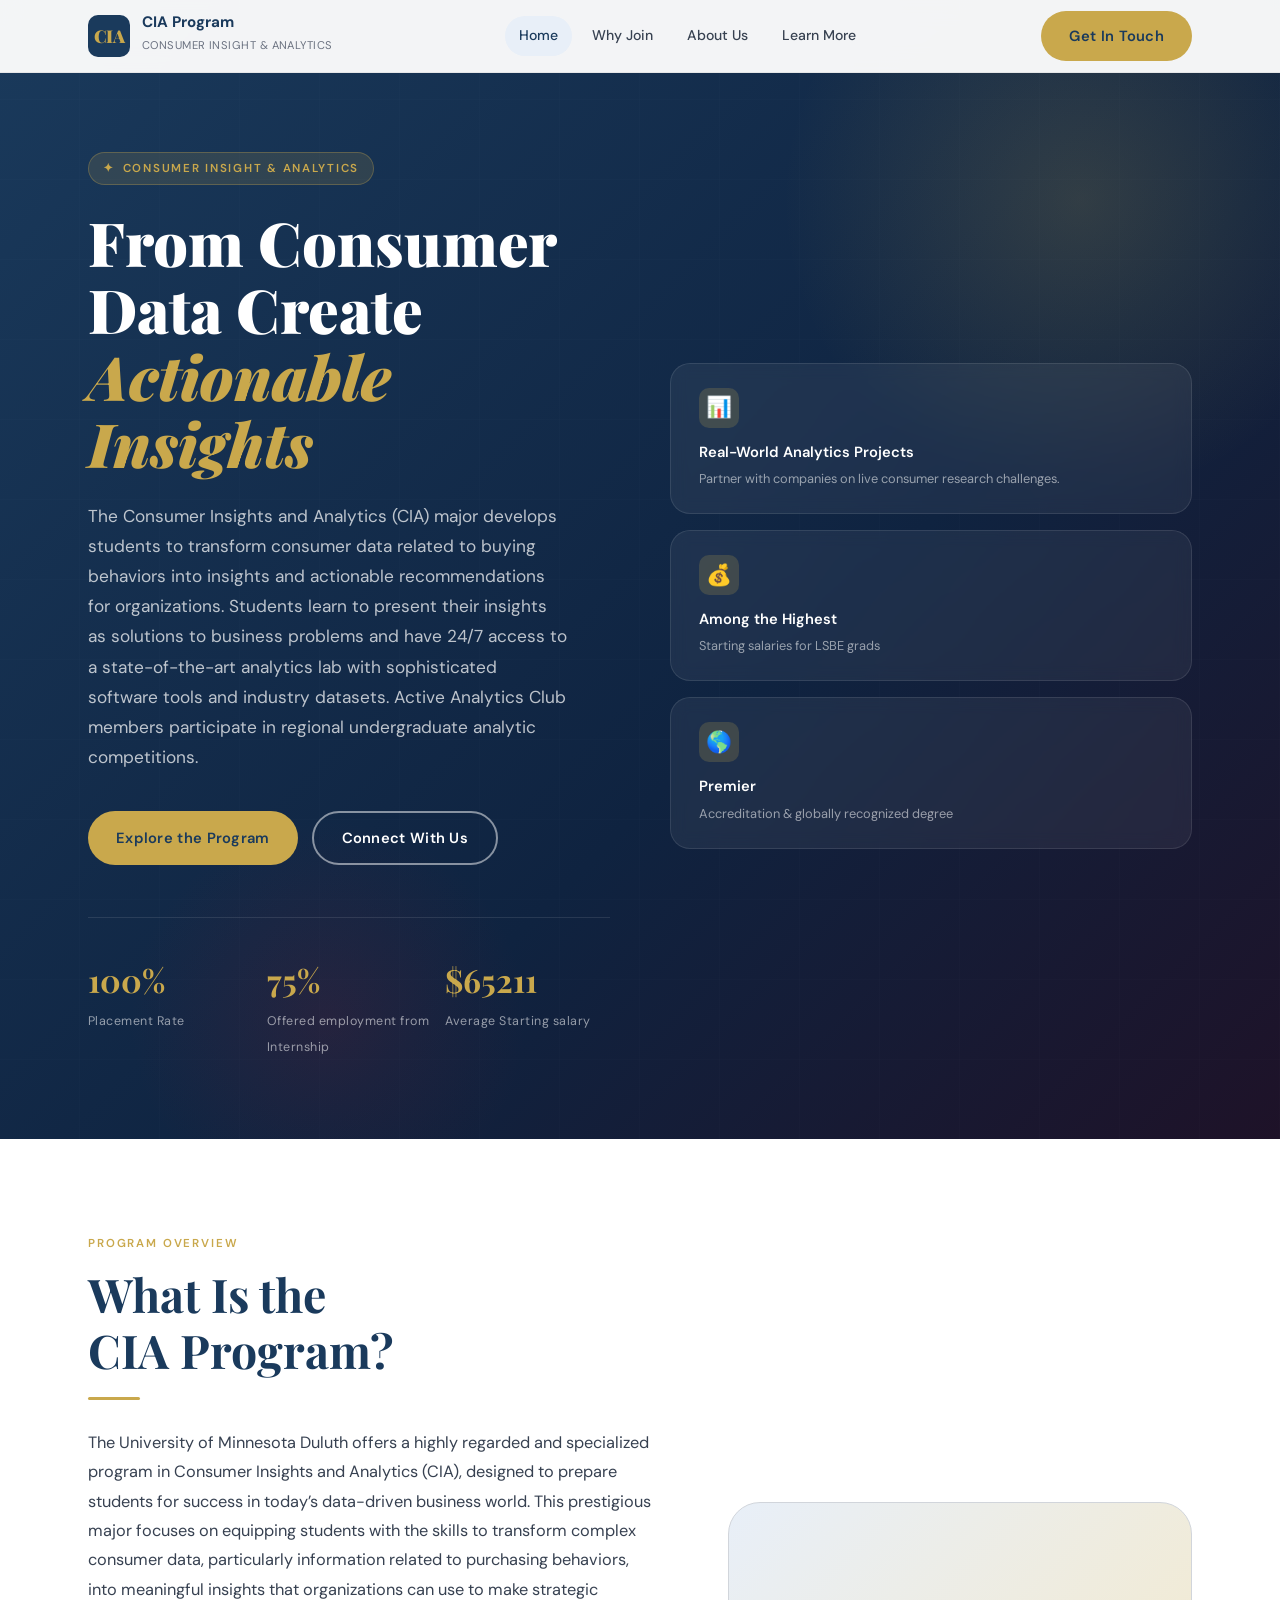
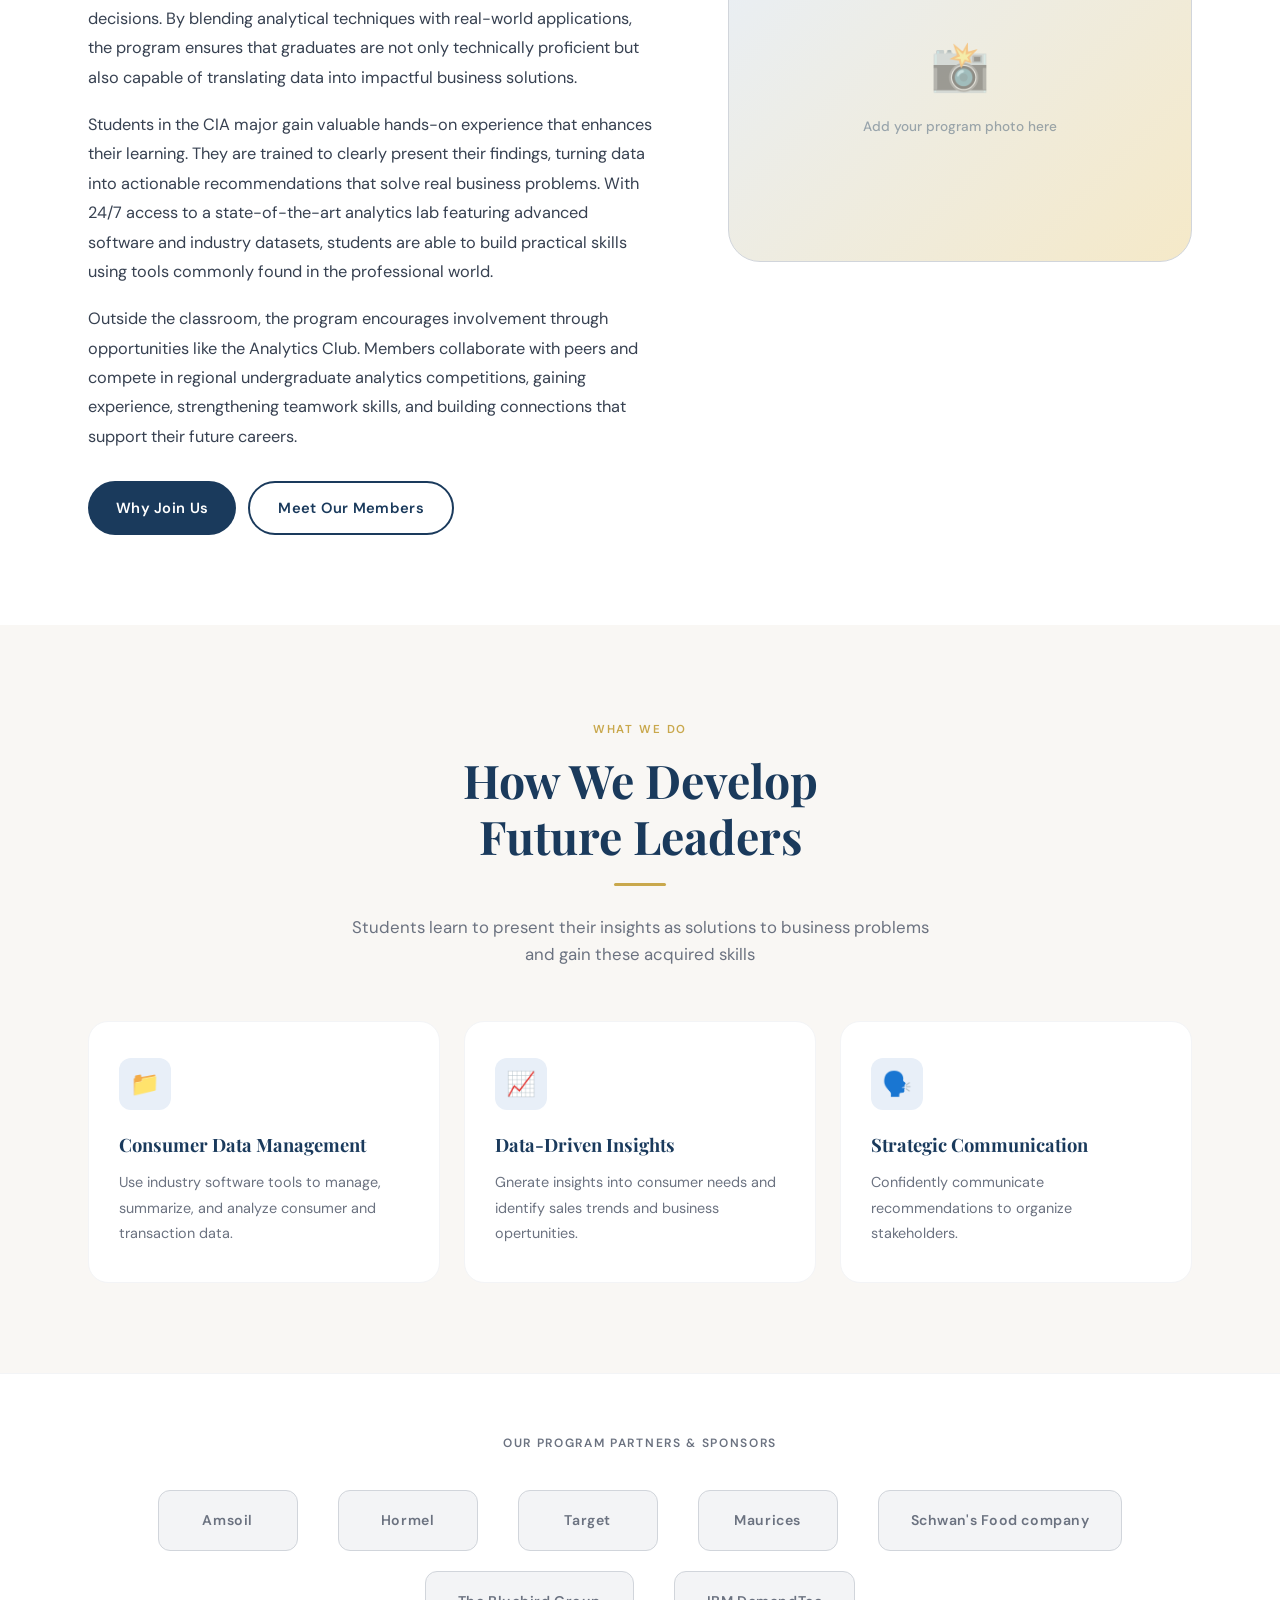
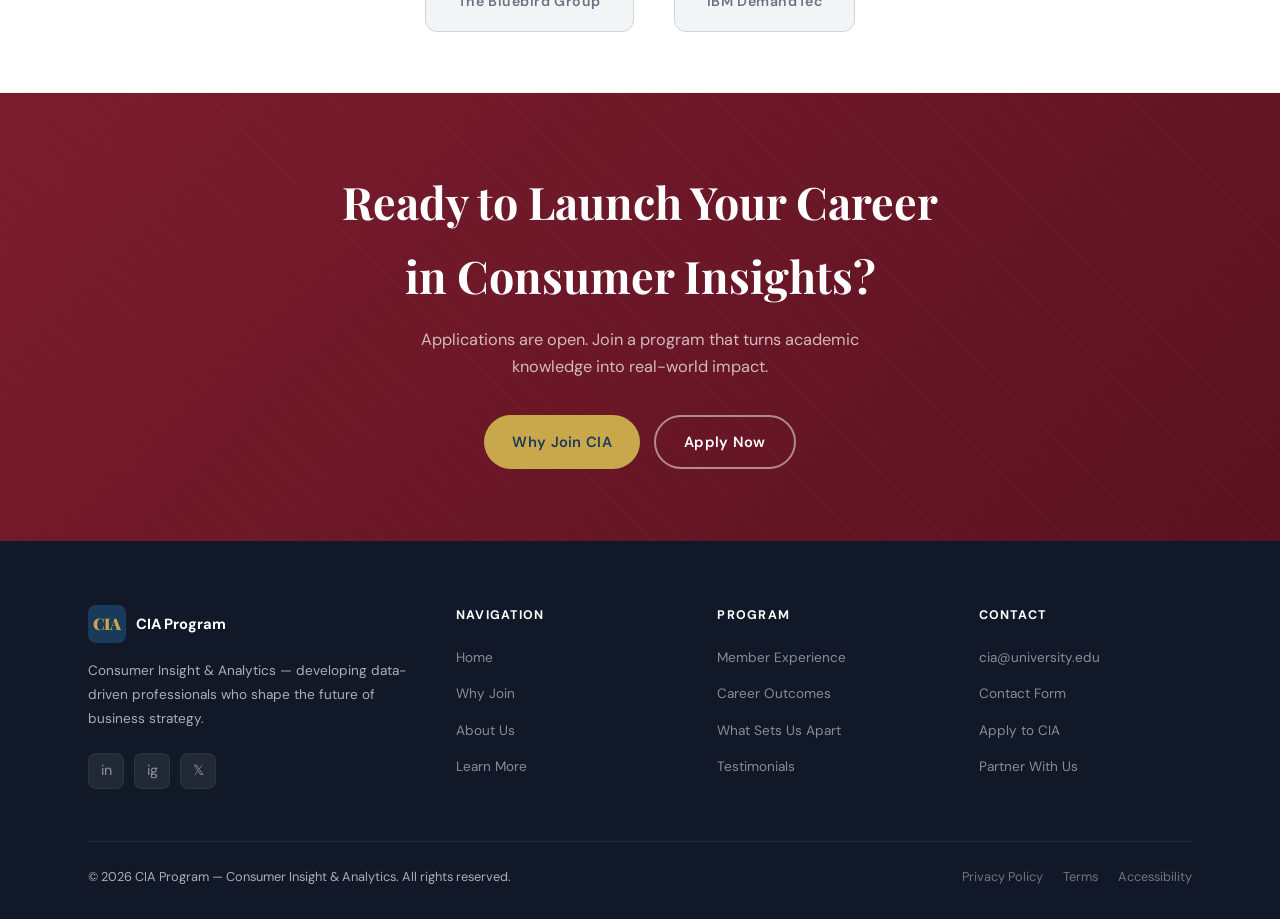
<file: CIA website template/index.html>
<!DOCTYPE html>
<html lang="en">
<head>
  <meta charset="UTF-8" />
  <meta name="viewport" content="width=device-width, initial-scale=1.0" />
  <title>CIA Program — Consumer Insight & Analytics</title>
  <meta name="description" content="The Consumer Insight & Analytics program — where data-driven thinkers launch careers in market research, consumer behavior, and analytics." />
  <link rel="stylesheet" href="styles.css" />
</head>
<body>

  <!-- ==================== NAVBAR ==================== -->
  <nav class="navbar">
    <div class="navbar__inner">
      <a href="index.html" class="navbar__brand">
        <div class="navbar__logo"><span>CIA</span></div>
        <div class="navbar__brand-text">
          <strong>CIA Program</strong>
          <em>Consumer Insight & Analytics</em>
        </div>
      </a>

      <div class="navbar__links">
        <a href="index.html" class="active">Home</a>
        <a href="why-join.html">Why Join</a>
        <a href="about-us.html">About Us</a>
        <a href="learn-more.html">Learn More</a>
      </div>

      <div class="navbar__cta">
        <a href="learn-more.html" class="btn btn--primary">Get In Touch</a>
      </div>

      <button class="navbar__hamburger" aria-label="Open menu">
        <span></span><span></span><span></span>
      </button>
    </div>
  </nav>

  <!-- Mobile Menu -->
  <div class="mobile-menu">
    <button class="mobile-menu__close" aria-label="Close menu">✕</button>
    <nav class="mobile-menu__links">
      <a href="index.html">Home <span class="arrow">→</span></a>
      <a href="why-join.html">Why Join <span class="arrow">→</span></a>
      <a href="about-us.html">About Us <span class="arrow">→</span></a>
      <a href="learn-more.html">Learn More <span class="arrow">→</span></a>
    </nav>
    <a href="learn-more.html" class="btn btn--primary" style="justify-content:center;margin-top:24px;">Get In Touch</a>
  </div>

  <!-- ==================== HERO ==================== -->
  <section class="hero">
    <div class="hero__bg-pattern"></div>
    <div class="hero__glow"></div>
    <div class="hero__glow-2"></div>

    <div class="hero__inner">
      <div class="hero__content">
        <div class="hero__eyebrow anim-fade-in">
          <span>✦</span> Consumer Insight & Analytics
        </div>
        <h1 class="hero__title anim-fade-up delay-1">
          From Consumer Data Create<br>
          <em>Actionable Insights</em>
        </h1>
        <p class="hero__description anim-fade-up delay-2">
          The Consumer Insights and Analytics (CIA) major develops students to transform consumer data related to buying 
          behaviors into insights and actionable recommendations for organizations. Students learn to present their insights 
          as solutions to business problems and have 24/7 access to a state-of-the-art analytics lab with sophisticated software 
          tools and industry datasets. Active Analytics Club members participate in regional undergraduate analytic competitions.
        </p>
        <div class="hero__cta anim-fade-up delay-3">
          <a href="why-join.html" class="btn btn--primary">Explore the Program</a>
          <a href="learn-more.html" class="btn btn--outline">Connect With Us</a>
        </div>

        <div class="hero__stats anim-fade-up delay-4">
          <div>
            <span class="hero__stat-value" data-target="100" data-suffix="%">0%</span>
            <span class="hero__stat-label">Placement Rate</span>
          </div>
          <div>
            <span class="hero__stat-value" data-target="75" data-suffix="%">0+</span>
            <span class="hero__stat-label">Offered employment from Internship</span>
          </div>
          <div>
            <span class="hero__stat-value" data-target="65211" data-prefix="$">0+</span>
            <span class="hero__stat-label">Average Starting salary </span>
          </div>
        </div>
      </div>

      <div class="hero__visual anim-fade-in delay-2">
        <div class="hero__card">
          <div class="hero__card-icon">📊</div>
          <div class="hero__card-title">Real-World Analytics Projects</div>
          <div class="hero__card-desc">Partner with companies on live consumer research challenges.</div>
        </div>
        <div class="hero__card">
          <div class="hero__card-icon">💰</div>
          <div class="hero__card-title">Among the Highest</div>
          <div class="hero__card-desc">Starting salaries for LSBE grads</div>
        </div>
        <div class="hero__card">
          <div class="hero__card-icon">🌎</div>
          <div class="hero__card-title">Premier</div>
          <div class="hero__card-desc">Accreditation & globally recognized degree</div>
        </div>
      </div>
    </div>
  </section>

  <!-- ==================== OVERVIEW ==================== -->
  <section class="section" id="overview">
    <div class="container">
      <div class="overview-grid">
        <div class="overview-content">
          <span class="section-label">Program Overview</span>
          <h2 class="section-title">What Is the<br>CIA Program?</h2>
          <div class="divider-gold"></div>

          <!-- ✏️ EDIT: Add your overview description below -->
          <p>
            The University of Minnesota Duluth offers a highly regarded and specialized program in Consumer 
            Insights and Analytics (CIA), designed to prepare students for success in today’s data-driven business 
            world. This prestigious major focuses on equipping students with the skills
             to transform complex consumer data, particularly information related to purchasing behaviors, into meaningful 
             insights that organizations can use to make strategic decisions. By blending analytical techniques with real-world 
             applications, the program ensures that graduates are not only technically proficient but also capable of translating 
             data into impactful business solutions.
          </p>
          <p>
            Students in the CIA major gain valuable hands-on experience that enhances their learning. They are 
            trained to clearly present their findings, turning data into actionable recommendations that solve real business problems.
             With 24/7 access to a state-of-the-art analytics lab featuring advanced software and industry datasets, students 
             are able to build practical skills using tools commonly found in the professional world.
          </p>
          <p>
            Outside the classroom, the program encourages involvement through opportunities like the Analytics Club. Members collaborate
             with peers and compete in regional undergraduate analytics competitions, gaining experience, strengthening teamwork skills, 
             and building connections that support their future careers.
          </p>
          <!-- ✏️ END EDIT -->

          <div style="display:flex;gap:12px;flex-wrap:wrap;margin-top:30px;">
            <a href="why-join.html" class="btn btn--blue">Why Join Us</a>
            <a href="about-us.html" class="btn btn--outline" style="color:var(--blue);border-color:var(--blue);">Meet Our Members</a>
          </div>
        </div>

        <div class="overview-visual reveal">
          <!-- ✏️ EDIT: Replace with a real <img> tag or keep as a placeholder -->
          <div class="overview-visual__placeholder">
            <span>📸</span>
            <p>Add your program photo here</p>
          </div>
          <!-- ✏️ EXAMPLE: <img src="images/program-photo.jpg" alt="CIA Program team" style="width:100%;height:100%;object-fit:cover;"> -->
        </div>
      </div>
    </div>
  </section>

  <!-- ==================== WHAT WE DO ==================== -->
  <section class="section section--alt" id="what-we-do">
    <div class="container">
      <div class="text-center">
        <span class="section-label">What We Do</span>
        <h2 class="section-title">How We Develop<br>Future Leaders</h2>
        <div class="divider-gold"></div>
        <p class="section-subtitle">
          Students learn to present their insights as solutions to business problems and gain these acquired skills
        </p>
      </div>

      <div class="what-we-do-grid">

        <!-- ✏️ EDIT: Customize these cards to reflect your program's activities -->
        <div class="wwd-card reveal">
          <div class="wwd-card__icon">📁</div>
          <div class="wwd-card__title">Consumer Data Management</div>
          <p class="wwd-card__desc">Use industry software tools to manage, summarize, and analyze consumer and transaction data.</p>
        </div>

        <div class="wwd-card reveal">
          <div class="wwd-card__icon">📈</div>
          <div class="wwd-card__title">Data-Driven Insights</div>
          <p class="wwd-card__desc">Gnerate insights into consumer needs and identify sales trends and business opertunities.</p>
        </div>

        <div class="wwd-card reveal">
          <div class="wwd-card__icon">🗣️</div>
          <div class="wwd-card__title">Strategic Communication</div>
          <p class="wwd-card__desc">Confidently communicate recommendations to organize stakeholders.</p>
        </div>

        
        <!-- ✏️ END EDIT -->

      </div>
    </div>
  </section>

  <!-- ==================== PARTNERS ==================== -->
  <section class="partners-section" id="partners">
    <div class="container">
      <p class="partners-label">Our Program Partners & Sponsors</p>

      <div class="partners-logos">
        <!-- ✏️ EDIT: Replace these with your actual partner logos or names -->
        <div class="partner-logo">Amsoil</div>
        <div class="partner-logo">Hormel</div>
        <div class="partner-logo">Target</div>
         <div class="partner-logo">Maurices</div>
         <div class="partner-logo">Schwan's Food company</div>
         <div class="partner-logo">The Bluebird Group </div>
         <div class="partner-logo">IBM DemandTec</div>
        <!-- ✏️ To add a logo image:
             <a href="https://partnerwebsite.com" target="_blank" class="partner-logo" style="padding:0;overflow:hidden;">
               <img src="images/partner-logo.png" alt="Partner Name" style="height:40px;object-fit:contain;">
             </a>
        -->
      </div>
    </div>
  </section>

  <!-- ==================== CTA BANNER ==================== -->
  <div class="cta-banner">
    <div class="container cta-banner__inner">
      <h2 class="cta-banner__title">Ready to Launch Your Career<br>in Consumer Insights?</h2>
      <p class="cta-banner__desc">Applications are open. Join a program that turns academic knowledge into real-world impact.</p>
      <div class="cta-banner__buttons">
        <a href="why-join.html" class="btn btn--primary">Why Join CIA</a>
        <a href="learn-more.html" class="btn btn--outline">Apply Now</a>
      </div>
    </div>
  </div>

  <!-- ==================== FOOTER ==================== -->
  <footer>
    <div class="container">
      <div class="footer__grid">
        <div class="footer__brand">
          <div class="footer__brand-logo">
            <div class="footer__logo-box"><span>CIA</span></div>
            <span class="footer__brand-name">CIA Program</span>
          </div>
          <p class="footer__desc">Consumer Insight & Analytics — developing data-driven professionals who shape the future of business strategy.</p>
          <div class="footer__social">
            <!-- ✏️ EDIT: Add your real social links -->
            <a href="#" class="footer__social-link" aria-label="LinkedIn">in</a>
            <a href="#" class="footer__social-link" aria-label="Instagram">ig</a>
            <a href="#" class="footer__social-link" aria-label="Twitter/X">𝕏</a>
          </div>
        </div>

        <div>
          <p class="footer__col-title">Navigation</p>
          <ul class="footer__links">
            <li><a href="index.html">Home</a></li>
            <li><a href="why-join.html">Why Join</a></li>
            <li><a href="about-us.html">About Us</a></li>
            <li><a href="learn-more.html">Learn More</a></li>
          </ul>
        </div>

        <div>
          <p class="footer__col-title">Program</p>
          <ul class="footer__links">
            <li><a href="why-join.html#experience">Member Experience</a></li>
            <li><a href="why-join.html#careers">Career Outcomes</a></li>
            <li><a href="why-join.html#differentiators">What Sets Us Apart</a></li>
            <li><a href="about-us.html#testimonials">Testimonials</a></li>
          </ul>
        </div>

        <div>
          <p class="footer__col-title">Contact</p>
          <ul class="footer__links">
            <!-- ✏️ EDIT: Add your real contact info -->
            <li><a href="mailto:cia@university.edu">cia@university.edu</a></li>
            <li><a href="learn-more.html">Contact Form</a></li>
            <li><a href="#">Apply to CIA</a></li>
            <li><a href="#">Partner With Us</a></li>
          </ul>
        </div>
      </div>

      <div class="footer__bottom">
        <p>© <span id="year"></span> CIA Program — Consumer Insight & Analytics. All rights reserved.</p>
        <div class="footer__bottom-links">
          <a href="#">Privacy Policy</a>
          <a href="#">Terms</a>
          <a href="#">Accessibility</a>
        </div>
      </div>
    </div>
  </footer>

  <script src="main.js"></script>
  <script>document.getElementById('year').textContent = new Date().getFullYear();</script>
</body>
</html>
</file>
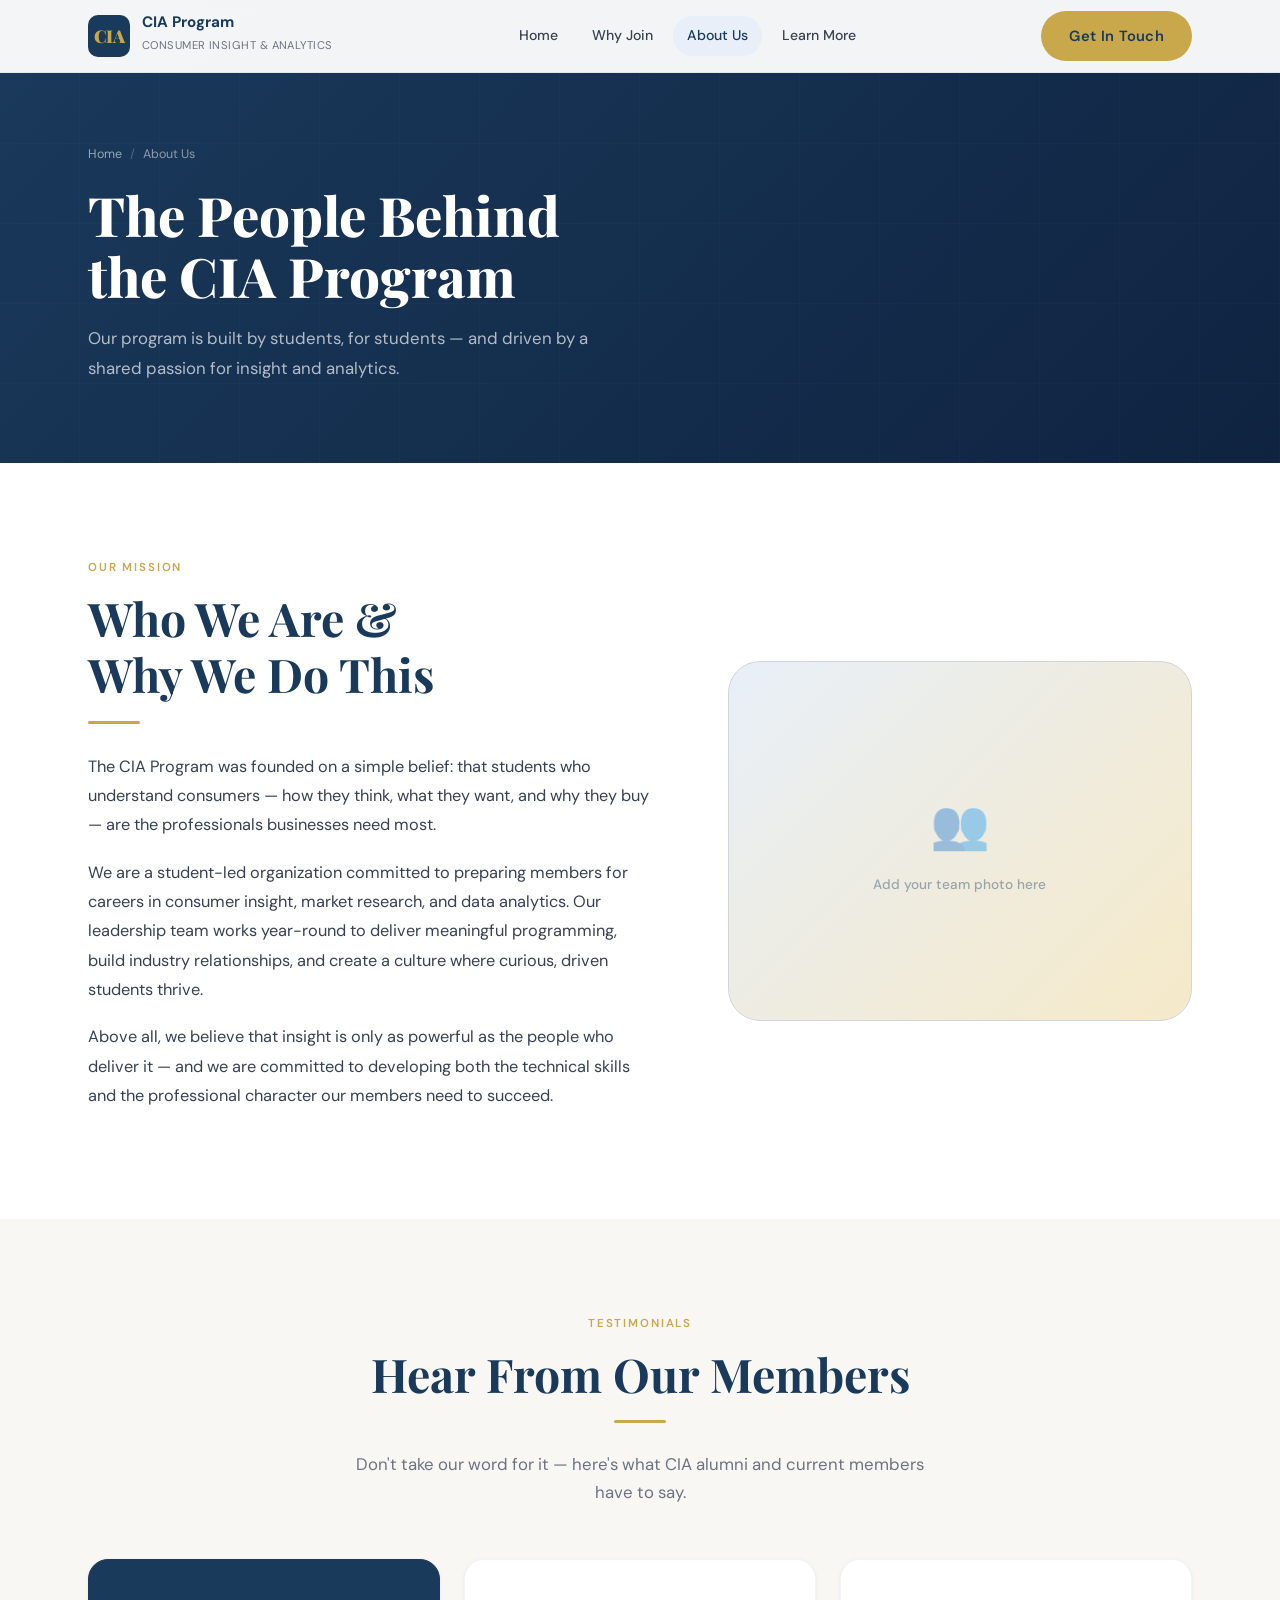
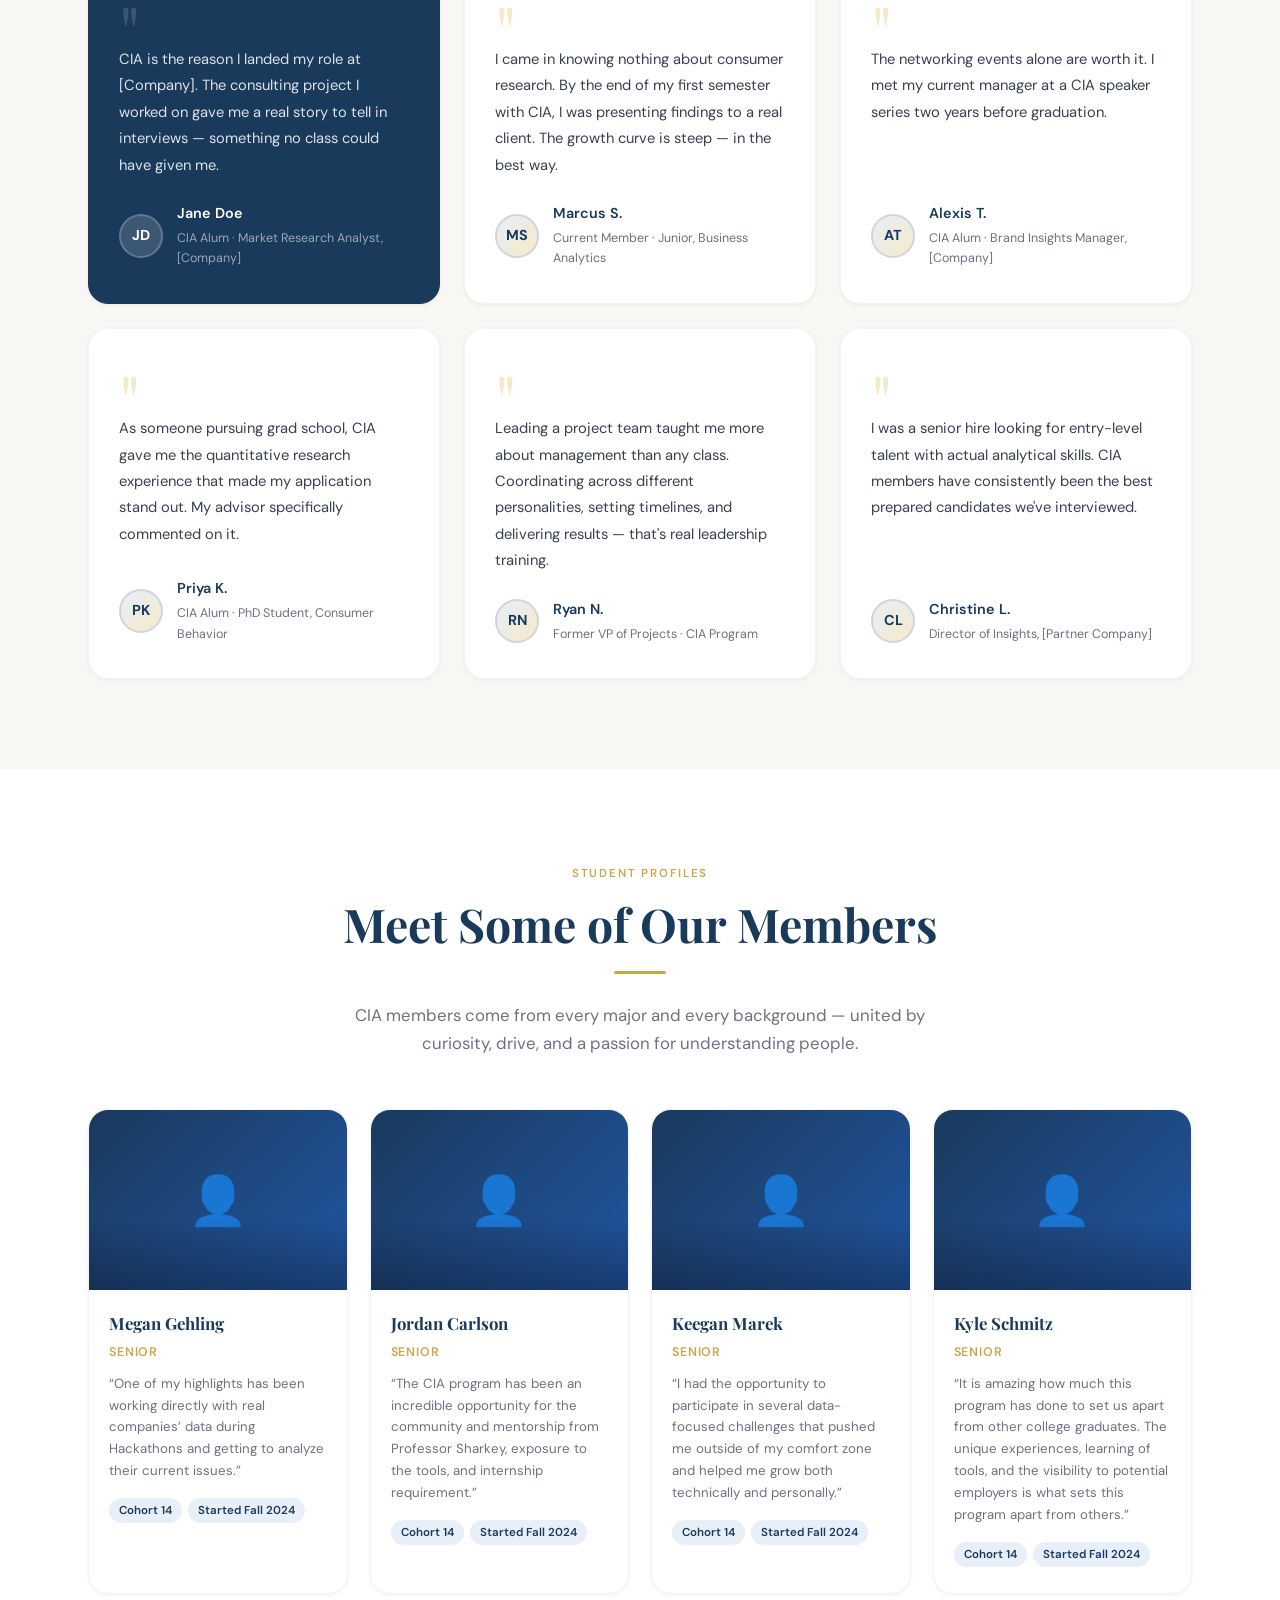
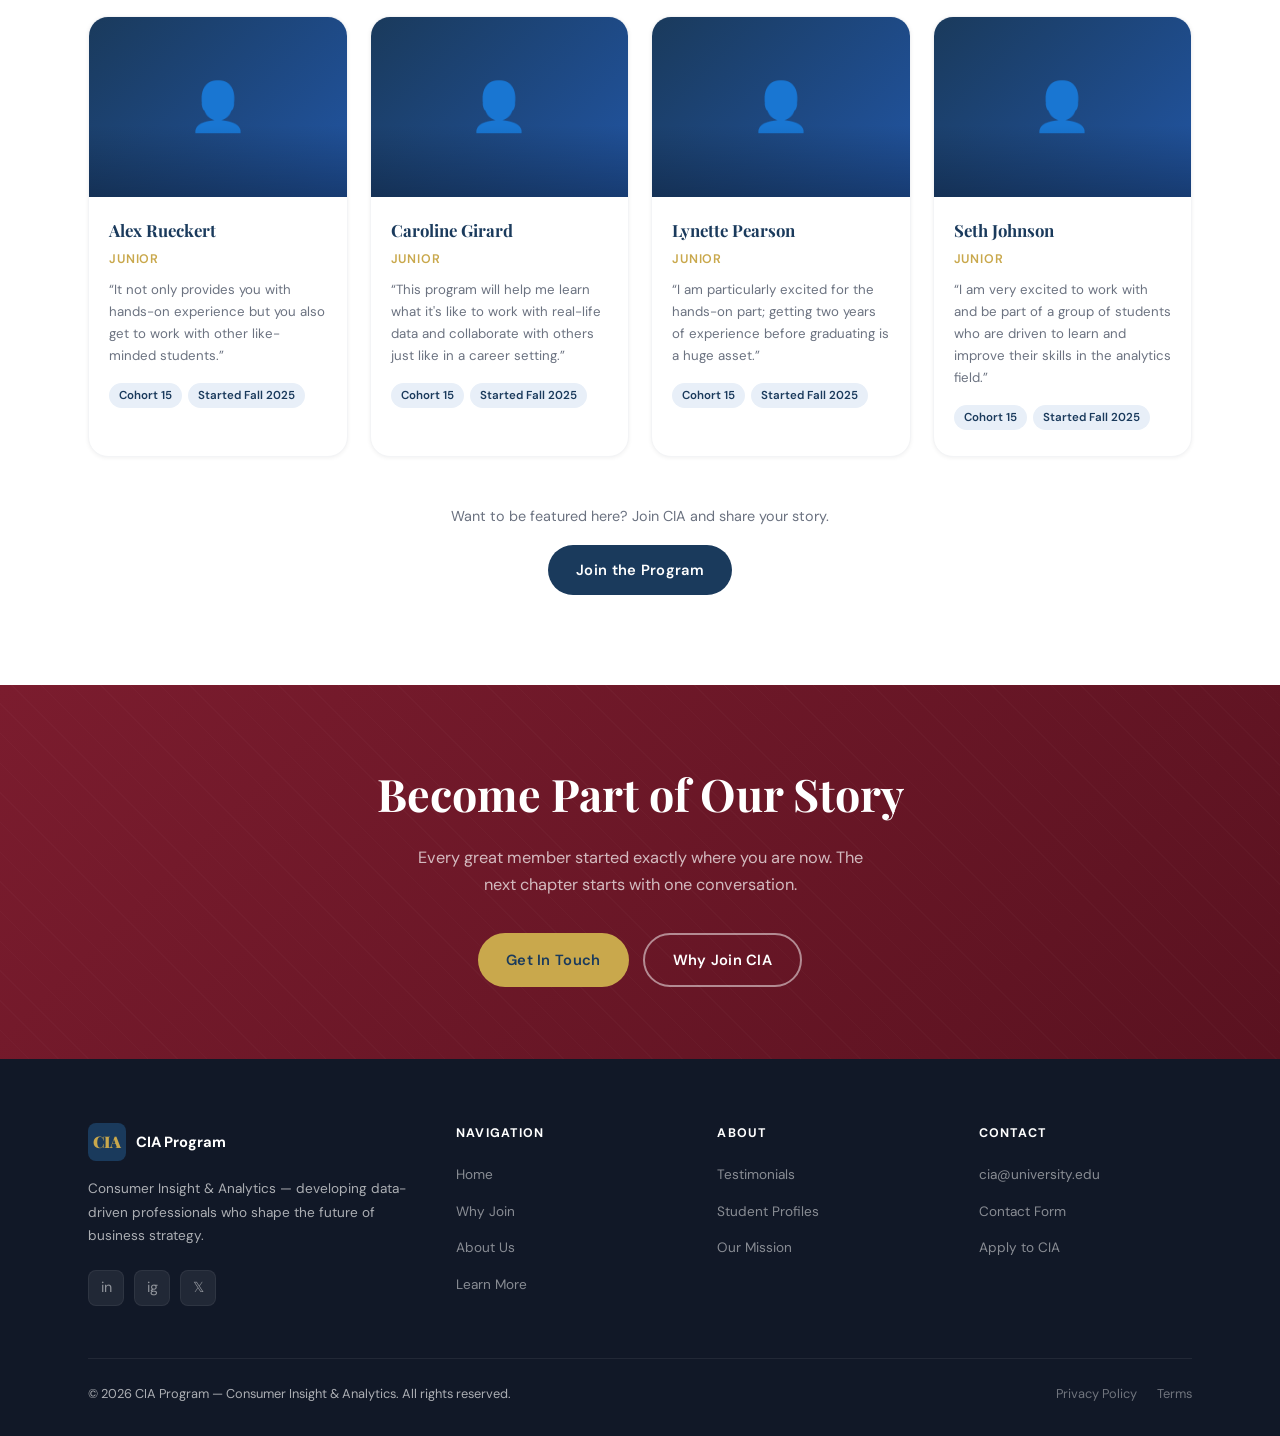
<file: CIA website template/about-us.html>
<!DOCTYPE html>
<html lang="en">
<head>
  <meta charset="UTF-8" />
  <meta name="viewport" content="width=device-width, initial-scale=1.0" />
  <title>About Us — CIA Program</title>
  <meta name="description" content="Meet the people behind the CIA Program — testimonials, student profiles, and the team driving our mission." />
  <link rel="stylesheet" href="styles.css" />
</head>
<body>

  <!-- ==================== NAVBAR ==================== -->
  <nav class="navbar">
    <div class="navbar__inner">
      <a href="index.html" class="navbar__brand">
        <div class="navbar__logo"><span>CIA</span></div>
        <div class="navbar__brand-text">
          <strong>CIA Program</strong>
          <em>Consumer Insight & Analytics</em>
        </div>
      </a>
      <div class="navbar__links">
        <a href="index.html">Home</a>
        <a href="why-join.html">Why Join</a>
        <a href="about-us.html" class="active">About Us</a>
        <a href="learn-more.html">Learn More</a>
      </div>
      <div class="navbar__cta">
        <a href="learn-more.html" class="btn btn--primary">Get In Touch</a>
      </div>
      <button class="navbar__hamburger" aria-label="Open menu">
        <span></span><span></span><span></span>
      </button>
    </div>
  </nav>

  <!-- Mobile Menu -->
  <div class="mobile-menu">
    <button class="mobile-menu__close">✕</button>
    <nav class="mobile-menu__links">
      <a href="index.html">Home <span class="arrow">→</span></a>
      <a href="why-join.html">Why Join <span class="arrow">→</span></a>
      <a href="about-us.html">About Us <span class="arrow">→</span></a>
      <a href="learn-more.html">Learn More <span class="arrow">→</span></a>
    </nav>
    <a href="learn-more.html" class="btn btn--primary" style="justify-content:center;margin-top:24px;">Get In Touch</a>
  </div>

  <!-- ==================== PAGE HERO ==================== -->
  <section class="page-hero">
    <div class="page-hero__bg"></div>
    <div class="container page-hero__content">
      <div class="page-hero__breadcrumb">
        <a href="index.html">Home</a>
        <span class="sep">/</span>
        <span>About Us</span>
      </div>
      <h1 class="page-hero__title anim-fade-up">The People Behind<br>the CIA Program</h1>
      <p class="page-hero__subtitle anim-fade-up delay-2">
        Our program is built by students, for students — and driven by a shared passion for insight and analytics.
      </p>
    </div>
  </section>

  <!-- ==================== MISSION ==================== -->
  <section class="section">
    <div class="container">
      <div class="overview-grid">
        <div class="overview-content">
          <span class="section-label">Our Mission</span>
          <h2 class="section-title">Who We Are &<br>Why We Do This</h2>
          <div class="divider-gold"></div>

          <!-- ✏️ EDIT: Add your organization's mission/origin story -->
          <p>
            The CIA Program was founded on a simple belief: that students who understand consumers — how they think, what they want, and why they buy — are the professionals businesses need most.
          </p>
          <p>
            We are a student-led organization committed to preparing members for careers in consumer insight, market research, and data analytics. Our leadership team works year-round to deliver meaningful programming, build industry relationships, and create a culture where curious, driven students thrive.
          </p>
          <p>
            Above all, we believe that insight is only as powerful as the people who deliver it — and we are committed to developing both the technical skills and the professional character our members need to succeed.
          </p>
          <!-- ✏️ END EDIT -->
        </div>

        <div class="overview-visual reveal">
          <!-- ✏️ EDIT: Replace with a real team photo -->
          <div class="overview-visual__placeholder">
            <span>👥</span>
            <p>Add your team photo here</p>
          </div>
        </div>
      </div>
    </div>
  </section>

  <!-- ==================== TESTIMONIALS ==================== -->
  <section class="section section--alt" id="testimonials">
    <div class="container">
      <div class="text-center">
        <span class="section-label">Testimonials</span>
        <h2 class="section-title">Hear From Our Members</h2>
        <div class="divider-gold"></div>
        <p class="section-subtitle">
          Don't take our word for it — here's what CIA alumni and current members have to say.
        </p>
      </div>

      <div class="testimonials-grid">

        <!-- ✏️ EDIT: Replace with real testimonials. Format: quote, name, role, initials (for avatar) -->

        <div class="testimonial-card testimonial-card--featured reveal">
          <div class="quote-mark">"</div>
          <p class="testimonial-text">
            CIA is the reason I landed my role at [Company]. The consulting project I worked on gave me a real story to tell in interviews — something no class could have given me.
          </p>
          <div class="testimonial-footer">
            <div class="testimonial-avatar">JD</div>
            <div>
              <div class="testimonial-name">Jane Doe</div>
              <div class="testimonial-role">CIA Alum · Market Research Analyst, [Company]</div>
            </div>
          </div>
        </div>

        <div class="testimonial-card reveal">
          <div class="quote-mark">"</div>
          <p class="testimonial-text">
            I came in knowing nothing about consumer research. By the end of my first semester with CIA, I was presenting findings to a real client. The growth curve is steep — in the best way.
          </p>
          <div class="testimonial-footer">
            <div class="testimonial-avatar">MS</div>
            <div>
              <div class="testimonial-name">Marcus S.</div>
              <div class="testimonial-role">Current Member · Junior, Business Analytics</div>
            </div>
          </div>
        </div>

        <div class="testimonial-card reveal">
          <div class="quote-mark">"</div>
          <p class="testimonial-text">
            The networking events alone are worth it. I met my current manager at a CIA speaker series two years before graduation.
          </p>
          <div class="testimonial-footer">
            <div class="testimonial-avatar">AT</div>
            <div>
              <div class="testimonial-name">Alexis T.</div>
              <div class="testimonial-role">CIA Alum · Brand Insights Manager, [Company]</div>
            </div>
          </div>
        </div>

        <div class="testimonial-card reveal">
          <div class="quote-mark">"</div>
          <p class="testimonial-text">
            As someone pursuing grad school, CIA gave me the quantitative research experience that made my application stand out. My advisor specifically commented on it.
          </p>
          <div class="testimonial-footer">
            <div class="testimonial-avatar">PK</div>
            <div>
              <div class="testimonial-name">Priya K.</div>
              <div class="testimonial-role">CIA Alum · PhD Student, Consumer Behavior</div>
            </div>
          </div>
        </div>

        <div class="testimonial-card reveal">
          <div class="quote-mark">"</div>
          <p class="testimonial-text">
            Leading a project team taught me more about management than any class. Coordinating across different personalities, setting timelines, and delivering results — that's real leadership training.
          </p>
          <div class="testimonial-footer">
            <div class="testimonial-avatar">RN</div>
            <div>
              <div class="testimonial-name">Ryan N.</div>
              <div class="testimonial-role">Former VP of Projects · CIA Program</div>
            </div>
          </div>
        </div>

        <div class="testimonial-card reveal">
          <div class="quote-mark">"</div>
          <p class="testimonial-text">
            I was a senior hire looking for entry-level talent with actual analytical skills. CIA members have consistently been the best prepared candidates we've interviewed.
          </p>
          <div class="testimonial-footer">
            <div class="testimonial-avatar">CL</div>
            <div>
              <div class="testimonial-name">Christine L.</div>
              <div class="testimonial-role">Director of Insights, [Partner Company]</div>
            </div>
          </div>
        </div>

        <!-- ✏️ END EDIT -->
      </div>
    </div>
  </section>

  <!-- ==================== STUDENT PROFILES ==================== -->
  <section class="section" id="profiles">
    <div class="container">
      <div class="text-center">
        <span class="section-label">Student Profiles</span>
        <h2 class="section-title">Meet Some of Our Members</h2>
        <div class="divider-gold"></div>
        <p class="section-subtitle">
          CIA members come from every major and every background — united by curiosity, drive, and a passion for understanding people.
        </p>
      </div>

      <div class="profiles-grid">

        <!-- ✏️ EDIT: Replace with real student profiles. Add photo with <img> tag in .profile-card__img div. -->

        
    

        <div class="profile-card reveal">
          <div class="profile-card__img">👤</div>
          <div class="profile-card__body">
            <div class="profile-card__name">Megan Gehling</div>
            <div class="profile-card__role">Senior</div>
            <p class="profile-card__bio">“One of my highlights has been working directly with real companies’ data during Hackathons and getting to analyze their current issues.”</p>
            <span class="profile-tag">Cohort 14</span>
            <span class="profile-tag">Started Fall 2024</span>
          </div>
        </div>

        <div class="profile-card reveal">
          <div class="profile-card__img">👤</div>
          <div class="profile-card__body">
            <div class="profile-card__name">Jordan Carlson</div>
            <div class="profile-card__role">Senior</div>
            <p class="profile-card__bio">“The CIA program has been an incredible opportunity for 
              the community and mentorship from Professor Sharkey, exposure to the tools, and internship requirement.”</p>
            <span class="profile-tag">Cohort 14</span>
            <span class="profile-tag">Started Fall 2024</span>
          </div>
        </div>

        <div class="profile-card reveal">
          <div class="profile-card__img">👤</div>
          <div class="profile-card__body">
            <div class="profile-card__name"> Keegan Marek</div>
            <div class="profile-card__role">Senior</div>
            <p class="profile-card__bio">“I had the opportunity to participate in several data-focused challenges that pushed me outside of my comfort zone 
              and helped me grow both technically and personally.”</p>
            <span class="profile-tag">Cohort 14</span>
            <span class="profile-tag">Started Fall 2024</span>
          </div>
        </div>

        <div class="profile-card reveal">
          <div class="profile-card__img">👤</div>
          <div class="profile-card__body">
            <div class="profile-card__name">Kyle Schmitz</div>
            <div class="profile-card__role">Senior</div>
            <p class="profile-card__bio">“It is amazing how much this program has done to set us apart from other college graduates. The unique experiences, 
              learning of tools, and the visibility to potential employers is what sets this program apart from others.”</p>
            <span class="profile-tag">Cohort 14</span>
            <span class="profile-tag">Started Fall 2024</span>
          </div>
        </div>

        

        <div class="profile-card reveal">
          <div class="profile-card__img">👤</div>
          <div class="profile-card__body">
            <div class="profile-card__name">Alex Rueckert</div>
            <div class="profile-card__role">Junior</div>
            <p class="profile-card__bio">“It not only provides you with hands-on experience but you also get to work with other like-minded students.”</p>
            <span class="profile-tag">Cohort 15</span>
            <span class="profile-tag">Started Fall 2025</span>
          </div>
        </div>

        <div class="profile-card reveal">
          <div class="profile-card__img">👤</div>
          <div class="profile-card__body">
            <div class="profile-card__name">Caroline Girard</div>
            <div class="profile-card__role">Junior</div>
            <p class="profile-card__bio">“This program will help me learn what it's like to work with real-life data and collaborate with others just like in a career setting.”</p>
            <span class="profile-tag">Cohort 15</span>
            <span class="profile-tag">Started Fall 2025</span>
          </div>
        </div>

      

        <div class="profile-card reveal">
          <div class="profile-card__img">👤</div>
          <div class="profile-card__body">
            <div class="profile-card__name">Lynette Pearson</div>
            <div class="profile-card__role">Junior</div>
            <p class="profile-card__bio">“I am particularly excited for the hands-on part; getting two years of experience before graduating is a huge asset.”</p>
            <span class="profile-tag">Cohort 15</span>
            <span class="profile-tag">Started Fall 2025</span>
          </div>
        </div>

        <div class="profile-card reveal">
          <div class="profile-card__img">👤</div>
          <div class="profile-card__body">
            <div class="profile-card__name">Seth Johnson</div>
            <div class="profile-card__role">Junior</div>
            <p class="profile-card__bio">“I am very excited to work with and be part of a group of students who are driven to learn and improve their skills in the analytics field.”</p>
            <span class="profile-tag">Cohort 15</span>
            <span class="profile-tag">Started Fall 2025</span>
          </div>
        </div>

     

      
    

        <!-- ✏️ END EDIT -->
      </div>

      <!-- Add more profiles CTA -->
      <div style="text-align:center;margin-top:48px;">
        <p style="color:var(--gray-500);font-size:0.9rem;margin-bottom:16px;">Want to be featured here? Join CIA and share your story.</p>
        <a href="learn-more.html" class="btn btn--blue">Join the Program</a>
      </div>
    </div>
  </section>

  <!-- ==================== CTA ==================== -->
  <div class="cta-banner">
    <div class="container cta-banner__inner">
      <h2 class="cta-banner__title">Become Part of Our Story</h2>
      <p class="cta-banner__desc">Every great member started exactly where you are now. The next chapter starts with one conversation.</p>
      <div class="cta-banner__buttons">
        <a href="learn-more.html" class="btn btn--primary">Get In Touch</a>
        <a href="why-join.html" class="btn btn--outline">Why Join CIA</a>
      </div>
    </div>
  </div>

  <!-- ==================== FOOTER ==================== -->
  <footer>
    <div class="container">
      <div class="footer__grid">
        <div class="footer__brand">
          <div class="footer__brand-logo">
            <div class="footer__logo-box"><span>CIA</span></div>
            <span class="footer__brand-name">CIA Program</span>
          </div>
          <p class="footer__desc">Consumer Insight & Analytics — developing data-driven professionals who shape the future of business strategy.</p>
          <div class="footer__social">
            <a href="#" class="footer__social-link" aria-label="LinkedIn">in</a>
            <a href="#" class="footer__social-link" aria-label="Instagram">ig</a>
            <a href="#" class="footer__social-link" aria-label="Twitter/X">𝕏</a>
          </div>
        </div>
        <div>
          <p class="footer__col-title">Navigation</p>
          <ul class="footer__links">
            <li><a href="index.html">Home</a></li>
            <li><a href="why-join.html">Why Join</a></li>
            <li><a href="about-us.html">About Us</a></li>
            <li><a href="learn-more.html">Learn More</a></li>
          </ul>
        </div>
        <div>
          <p class="footer__col-title">About</p>
          <ul class="footer__links">
            <li><a href="#testimonials">Testimonials</a></li>
            <li><a href="#profiles">Student Profiles</a></li>
            <li><a href="#">Our Mission</a></li>
          </ul>
        </div>
        <div>
          <p class="footer__col-title">Contact</p>
          <ul class="footer__links">
            <li><a href="mailto:cia@university.edu">cia@university.edu</a></li>
            <li><a href="learn-more.html">Contact Form</a></li>
            <li><a href="#">Apply to CIA</a></li>
          </ul>
        </div>
      </div>
      <div class="footer__bottom">
        <p>© <span id="year"></span> CIA Program — Consumer Insight & Analytics. All rights reserved.</p>
        <div class="footer__bottom-links">
          <a href="#">Privacy Policy</a>
          <a href="#">Terms</a>
        </div>
      </div>
    </div>
  </footer>

  <script src="main.js"></script>
  <script>document.getElementById('year').textContent = new Date().getFullYear();</script>
</body>
</html>
</file>
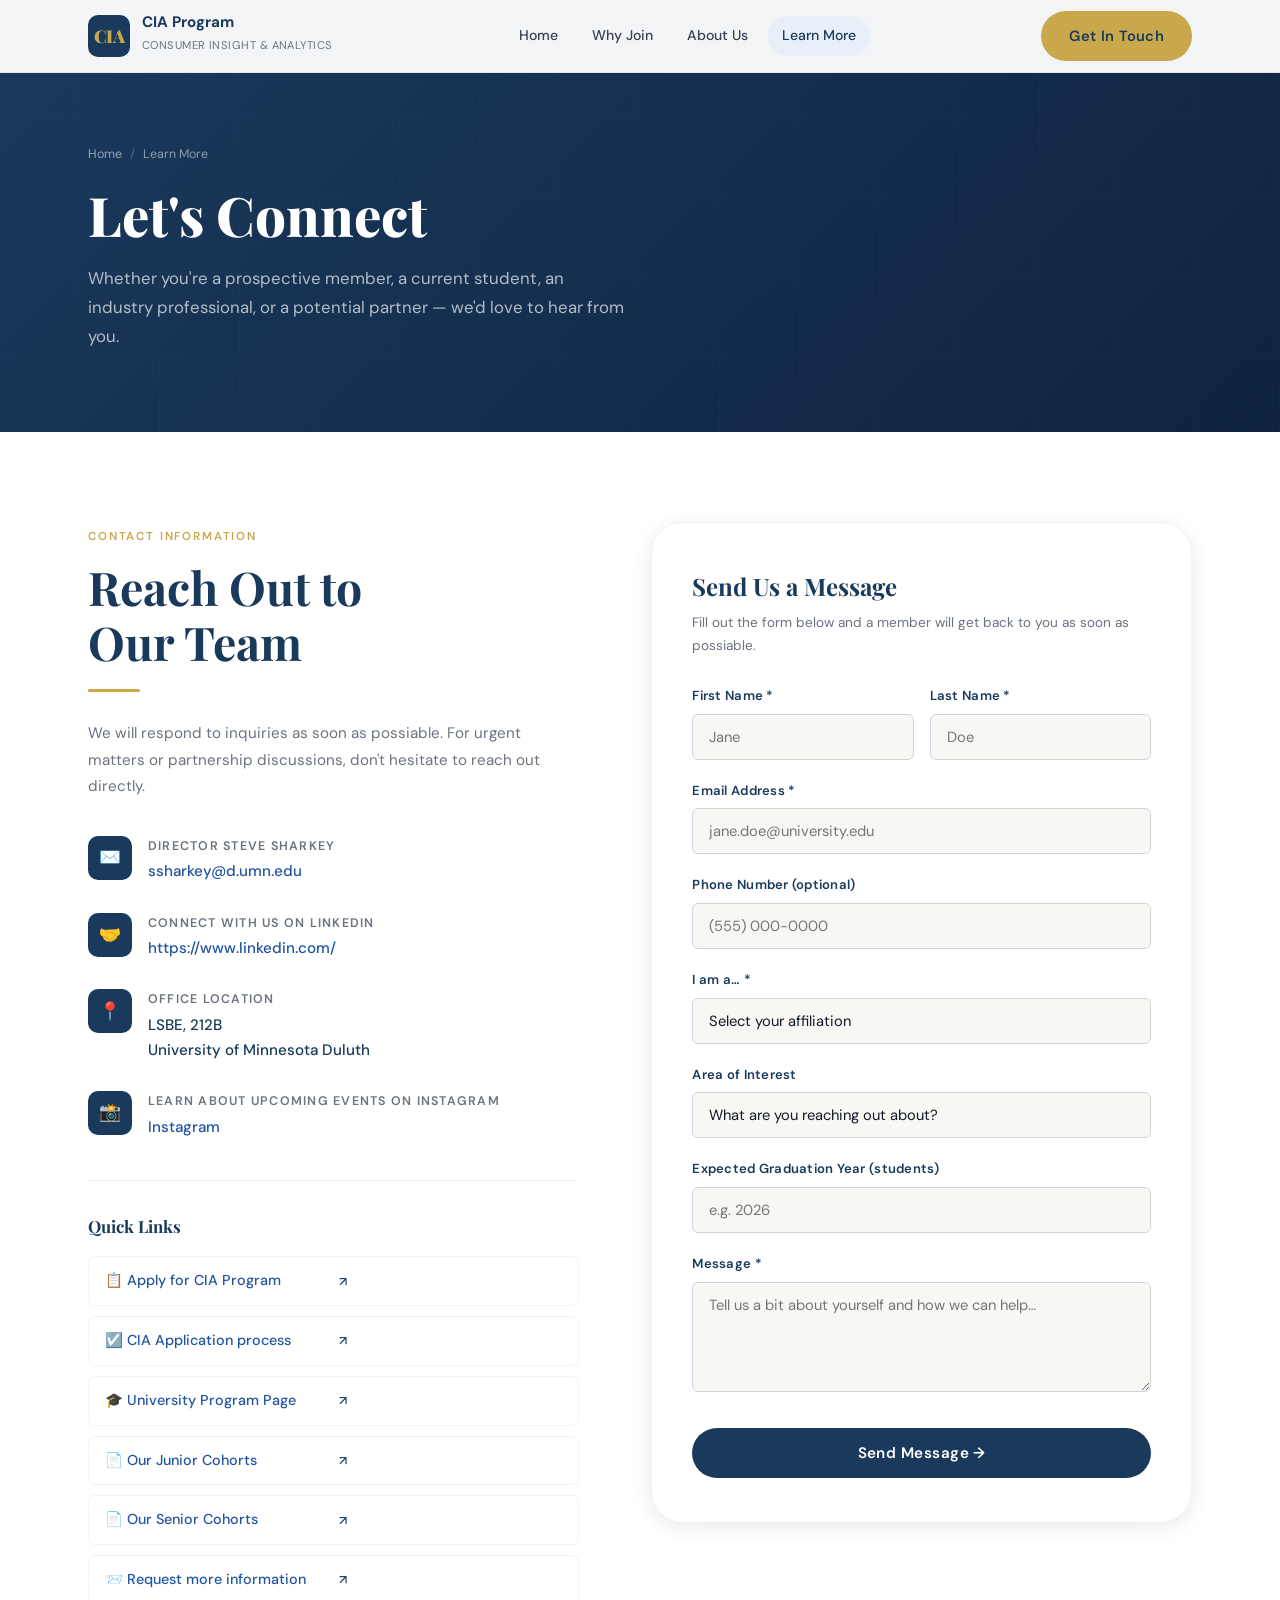
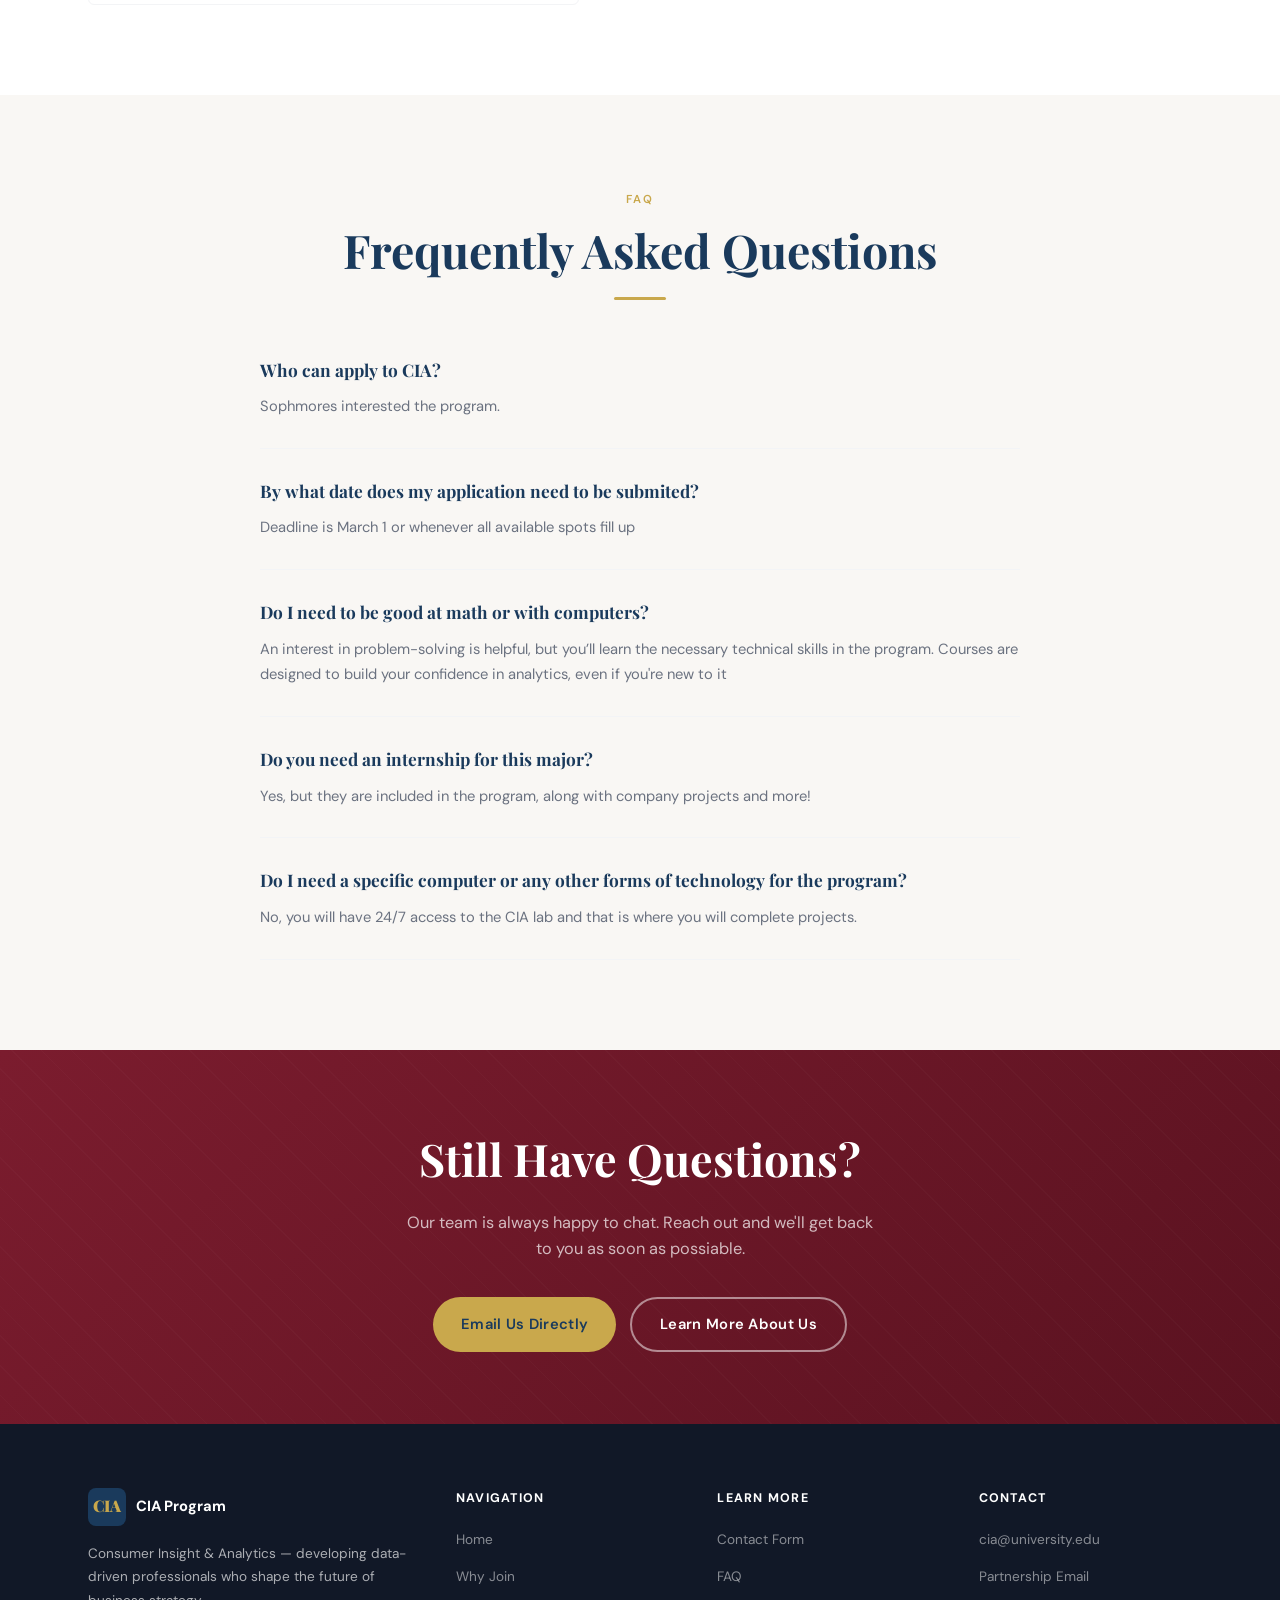
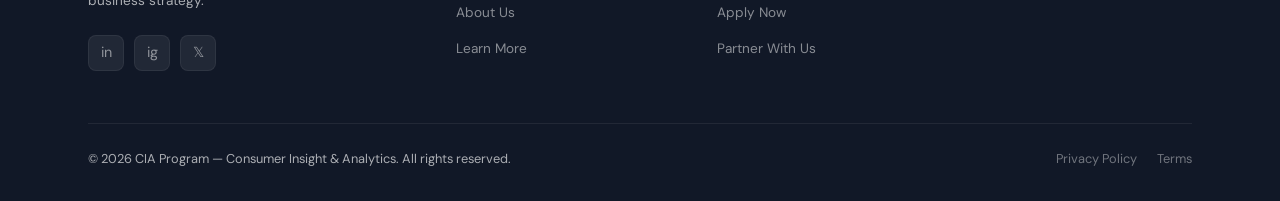
<file: CIA website template/learn-more.html>
<!DOCTYPE html>
<html lang="en">
<head>
  <meta charset="UTF-8" />
  <meta name="viewport" content="width=device-width, initial-scale=1.0" />
  <title>Learn More & Contact — CIA Program</title>
  <meta name="description" content="Get in touch with the CIA Program — connect with our team, apply for membership, or explore partnership opportunities." />
  <link rel="stylesheet" href="styles.css" />
</head>
<body>

  <!-- ==================== NAVBAR ==================== -->
  <nav class="navbar">
    <div class="navbar__inner">
      <a href="index.html" class="navbar__brand">
        <div class="navbar__logo"><span>CIA</span></div>
        <div class="navbar__brand-text">
          <strong>CIA Program</strong>
          <em>Consumer Insight & Analytics</em>
        </div>
      </a>
      <div class="navbar__links">
        <a href="index.html">Home</a>
        <a href="why-join.html">Why Join</a>
        <a href="about-us.html">About Us</a>
        <a href="learn-more.html" class="active">Learn More</a>
      </div>
      <div class="navbar__cta">
        <a href="learn-more.html" class="btn btn--primary">Get In Touch</a>
      </div>
      <button class="navbar__hamburger" aria-label="Open menu">
        <span></span><span></span><span></span>
      </button>
    </div>
  </nav>

  <!-- Mobile Menu -->
  <div class="mobile-menu">
    <button class="mobile-menu__close">✕</button>
    <nav class="mobile-menu__links">
      <a href="index.html">Home <span class="arrow">→</span></a>
      <a href="why-join.html">Why Join <span class="arrow">→</span></a>
      <a href="about-us.html">About Us <span class="arrow">→</span></a>
      <a href="learn-more.html">Learn More <span class="arrow">→</span></a>
    </nav>
    <a href="learn-more.html" class="btn btn--primary" style="justify-content:center;margin-top:24px;">Get In Touch</a>
  </div>

  <!-- ==================== PAGE HERO ==================== -->
  <section class="page-hero">
    <div class="page-hero__bg"></div>
    <div class="container page-hero__content">
      <div class="page-hero__breadcrumb">
        <a href="index.html">Home</a>
        <span class="sep">/</span>
        <span>Learn More</span>
      </div>
      <h1 class="page-hero__title anim-fade-up">Let's Connect</h1>
      <p class="page-hero__subtitle anim-fade-up delay-2">
        Whether you're a prospective member, a current student, an industry professional, or a potential partner — we'd love to hear from you.
      </p>
    </div>
  </section>

  <!-- ==================== CONTACT SECTION ==================== -->
  <section class="section" id="contact">
    <div class="container">
      <div class="contact-grid">

        <!-- LEFT: Info + Links -->
        <div>
          <span class="section-label">Contact Information</span>
          <h2 class="section-title" style="margin-bottom:10px;">Reach Out to<br>Our Team</h2>
          <div class="divider-gold"></div>
          <p style="color:var(--gray-500);font-size:0.95rem;margin-bottom:36px;line-height:1.75;">
            We will respond to inquiries as soon as possiable. For urgent matters or partnership discussions, don't hesitate to reach out directly.
          </p>

          <!-- ✏️ EDIT: Update all contact info below -->
          <div class="contact-info__item">
            <div class="contact-info__icon">✉️</div>
            <div>
              <div class="contact-info__label">Director Steve Sharkey</div>
              <div class="contact-info__value">
                <a href="ssharkey@d.umn.edu">ssharkey@d.umn.edu</a>
              </div>
            </div>
          </div>

          <div class="contact-info__item">
            <div class="contact-info__icon">🤝</div>
            <div>
              <div class="contact-info__label">Connect with us on linkedin</div>
              <div class="contact-info__value">
                <a href="https://www.linkedin.com/company/umd-lsbe-consumer-insights-analytics-program/posts/?feedView=all">https://www.linkedin.com/</a>
              </div>
            </div>
          </div>

          <div class="contact-info__item">
            <div class="contact-info__icon">📍</div>
            <div>
              <div class="contact-info__label">Office Location</div>
              <div class="contact-info__value">
                LSBE, 212B<br>
                University of Minnesota Duluth
              </div>
            </div>
          </div>

          <div class="contact-info__item">
            <div class="contact-info__icon">📸</div>
            <div>
              <div class="contact-info__label">Learn about Upcoming events on Instagram</div>
              <div class="contact-info__value">
                 <a href="https://www.instagram.com/umdanalyticsclub?igsh=MTQxd2Fwemk4cjht">Instagram</a>
                
              </div>
            </div>
          </div>
          <!-- ✏️ END EDIT -->

          <!-- Quick Links -->
          <div class="links-section">
            <h3>Quick Links</h3>
            <div class="quick-links">

              <!-- ✏️ EDIT: Update links with real URLs -->
              <a href="https://airtable.com/appk1wGoTo8u8Ymv8/shr4JFSOpzt0p0oyA" class="quick-link" target="_blank" rel="noopener">
                <span>📋 Apply for CIA Program</span>
                <span class="arrow">↗</span>
              </a>
              <a href="https://docs.google.com/document/d/1649XBhxvyavj00Pm1nuAH5OIN0EuiztF5Agzj1IpoXo/edit?tab=t.0" class="quick-link" target="_blank" rel="noopener">
                <span>☑️ CIA Application process</span>
                <span class="arrow">↗</span>
              </a>
              
              </a>
              <a href="https://lsbe.d.umn.edu/cia" class="quick-link" target="_blank" rel="noopener">
                <span>🎓 University Program Page</span>
                <span class="arrow">↗</span>
              </a>
              <a href="https://drive.google.com/file/d/1o6DlhgUsBBI4bcFYGBSG9RdIMAvXGnyH/view" class="quick-link" target="_blank" rel="noopener">
                <span>📄 Our Junior Cohorts</span>
                <span class="arrow">↗</span>
              </a>
              <a href="https://drive.google.com/file/d/1K_zgP0g1lOPr84l3Dh9V04YYyOuA1qgw/view" class="quick-link" target="_blank" rel="noopener">
                <span>📄  Our Senior Cohorts</span>
                <span class="arrow">↗</span>
              </a>
              <a href="https://docs.google.com/forms/d/e/1FAIpQLSdGFlZ5Pct2spmpvlr7gshom8lepN28_VdP9M4eAioVBNWOsg/viewform" class="quick-link" target="_blank" rel="noopener">
                <span>📨  Request more information</span>
                <span class="arrow">↗</span>
              </a>
              <!-- ✏️ END EDIT -->

            </div>
          </div>
        </div>

        <!-- RIGHT: Contact Form -->
        <div>
          <div class="contact-form">
            <h3 style="font-family:var(--font-display);font-size:1.5rem;font-weight:700;color:var(--blue);margin-bottom:6px;">
              Send Us a Message
            </h3>
            <p style="font-size:0.85rem;color:var(--gray-500);margin-bottom:28px;">
              Fill out the form below and a member will get back to you as soon as possiable. 
            </p>
              <!----updated email sending-->
            <form id="contactForm" action="https://formspree.io/f/yourFormID" method="POST">

              <div class="form-row">
                <div class="form-group">
                  <label for="firstName">First Name *</label>
                  <input type="text" id="firstName" name="firstName" placeholder="Jane" required />
                </div>
                <div class="form-group">
                  <label for="lastName">Last Name *</label>
                  <input type="text" id="lastName" name="lastName" placeholder="Doe" required />
                </div>
              </div>

              <div class="form-group">
                <label for="email">Email Address *</label>
                <input type="email" id="email" name="email" placeholder="jane.doe@university.edu" required />
              </div>

              <div class="form-group">
                <label for="phone">Phone Number (optional)</label>
                <input type="tel" id="phone" name="phone" placeholder="(555) 000-0000" />
              </div>

              <div class="form-group">
                <label for="affiliation">I am a… *</label>
                <select id="affiliation" name="affiliation" required>
                  <option value="" disabled selected>Select your affiliation</option>
                  <option value="prospective-student">Prospective Member / Student</option>
                  <option value="current-student">Current CIA Member</option>
                  <option value="alumni">CIA Alumni</option>
                  <option value="industry-professional">Industry Professional</option>
                  <option value="recruiter">Recruiter / Hiring Manager</option>
                  <option value="partner">Potential Partner Company</option>
                  <option value="faculty">Faculty / Academic</option>
                  <option value="other">Other</option>
                </select>
              </div>

              <div class="form-group">
                <label for="interest">Area of Interest</label>
                <select id="interest" name="interest">
                  <option value="" disabled selected>What are you reaching out about?</option>
                  <option value="membership"> Joining CIA</option>
                  <option value="partnership">Partnership</option>
                  <option value="recruiting">Recruiting CIA Members</option>
                  <option value="speaking">Donating</option>
                  <option value="projects">Consulting Project Opportunity</option>
                  <option value="general">General Information</option>
                  <option value="other">Other</option>
                </select>
              </div>

              <!-- ✏️ OPTIONAL: Add a graduation year field for students -->
              <div class="form-group">
                <label for="gradYear">Expected Graduation Year (students)</label>
                <input type="text" id="gradYear" name="gradYear" placeholder="e.g. 2026" maxlength="4" />
              </div>

              <div class="form-group">
                <label for="message">Message *</label>
                <textarea id="message" name="message" placeholder="Tell us a bit about yourself and how we can help…" required></textarea>
              </div>

               <input type="hidden" name="_subject" value="New CIA Website Contact Form Submission">
                <input type="hidden" name="_captcha" value="false">

              

              <button type="submit" class="btn btn--blue form-submit">Send Message →</button>

            </form>
          </div>
        </div>

      </div>
    </div>
  </section>

  <!-- ==================== FAQ ==================== -->
  <section class="section section--alt" id="faq">
    <div class="container">
      <div class="text-center">
        <span class="section-label">FAQ</span>
        <h2 class="section-title">Frequently Asked Questions</h2>
        <div class="divider-gold"></div>
      </div>

      <div style="max-width:760px;margin:0 auto;">

        <!-- ✏️ EDIT: Update FAQs to reflect your program's actual policies/details -->
        <div class="faq-item reveal" style="border-bottom:1px solid var(--gray-100);padding:28px 0;">
          <h3 style="font-family:var(--font-display);font-size:1.08rem;font-weight:700;color:var(--blue);margin-bottom:10px;">
            Who can apply to CIA?
          </h3>
          <p style="color:var(--gray-500);font-size:0.92rem;line-height:1.75;">
            Sophmores interested the program.
          </p>
        </div>

        <div class="faq-item reveal" style="border-bottom:1px solid var(--gray-100);padding:28px 0;">
          <h3 style="font-family:var(--font-display);font-size:1.08rem;font-weight:700;color:var(--blue);margin-bottom:10px;">
            By what date does my application need to be submited?
          </h3>
          <p style="color:var(--gray-500);font-size:0.92rem;line-height:1.75;">
            Deadline is March 1 or whenever all available spots fill up
          </p>
        </div>

        <div class="faq-item reveal" style="border-bottom:1px solid var(--gray-100);padding:28px 0;">
          <h3 style="font-family:var(--font-display);font-size:1.08rem;font-weight:700;color:var(--blue);margin-bottom:10px;">
            Do I need  to be good at math or with computers?

          </h3>
          <p style="color:var(--gray-500);font-size:0.92rem;line-height:1.75;">
            An interest in problem-solving is helpful, but you’ll learn the necessary technical skills in the program. Courses are designed to build your 
            confidence in analytics, even if you're new to it
          </p>
        </div>

        <div class="faq-item reveal" style="border-bottom:1px solid var(--gray-100);padding:28px 0;">
          <h3 style="font-family:var(--font-display);font-size:1.08rem;font-weight:700;color:var(--blue);margin-bottom:10px;">
            Do you need an internship for this major?

          </h3>
          <p style="color:var(--gray-500);font-size:0.92rem;line-height:1.75;">
            Yes, but they are included in the program, along with company projects and more!
          </p>
        </div>

        <div class="faq-item reveal" style="border-bottom:1px solid var(--gray-100);padding:28px 0;">
          <h3 style="font-family:var(--font-display);font-size:1.08rem;font-weight:700;color:var(--blue);margin-bottom:10px;">
           Do I need a specific computer or any other forms of technology for the program?
          </h3>
          <p style="color:var(--gray-500);font-size:0.92rem;line-height:1.75;">
             No, you will have 24/7 access to the CIA lab and that is where you will complete projects. 
          
          </p>
        </div>
        <!-- ✏️ END EDIT -->

      </div>
    </div>
  </section>

  <!-- ==================== CTA ==================== -->
  <div class="cta-banner">
    <div class="container cta-banner__inner">
      <h2 class="cta-banner__title">Still Have Questions?</h2>
      <p class="cta-banner__desc">Our team is always happy to chat. Reach out and we'll get back to you as soon as possiable.</p>
      <div class="cta-banner__buttons">
        <a href="mailto:cia@university.edu" class="btn btn--primary">Email Us Directly</a>
        <a href="about-us.html" class="btn btn--outline">Learn More About Us</a>
      </div>
    </div>
  </div>

  <!-- ==================== FOOTER ==================== -->
  <footer>
    <div class="container">
      <div class="footer__grid">
        <div class="footer__brand">
          <div class="footer__brand-logo">
            <div class="footer__logo-box"><span>CIA</span></div>
            <span class="footer__brand-name">CIA Program</span>
          </div>
          <p class="footer__desc">Consumer Insight & Analytics — developing data-driven professionals who shape the future of business strategy.</p>
          <div class="footer__social">
            <a href="#" class="footer__social-link" aria-label="LinkedIn">in</a>
            <a href="#" class="footer__social-link" aria-label="Instagram">ig</a>
            <a href="#" class="footer__social-link" aria-label="Twitter/X">𝕏</a>
          </div>
        </div>
        <div>
          <p class="footer__col-title">Navigation</p>
          <ul class="footer__links">
            <li><a href="index.html">Home</a></li>
            <li><a href="why-join.html">Why Join</a></li>
            <li><a href="about-us.html">About Us</a></li>
            <li><a href="learn-more.html">Learn More</a></li>
          </ul>
        </div>
        <div>
          <p class="footer__col-title">Learn More</p>
          <ul class="footer__links">
            <li><a href="#contact">Contact Form</a></li>
            <li><a href="#faq">FAQ</a></li>
            <li><a href="#">Apply Now</a></li>
            <li><a href="#">Partner With Us</a></li>
          </ul>
        </div>
        <div>
          <p class="footer__col-title">Contact</p>
          <ul class="footer__links">
            <li><a href="mailto:cia@university.edu">cia@university.edu</a></li>
            <li><a href="mailto:partnerships.cia@university.edu">Partnership Email</a></li>
          </ul>
        </div>
      </div>
      <div class="footer__bottom">
        <p>© <span id="year"></span> CIA Program — Consumer Insight & Analytics. All rights reserved.</p>
        <div class="footer__bottom-links">
          <a href="#">Privacy Policy</a>
          <a href="#">Terms</a>
        </div>
      </div>
    </div>
  </footer>

  <script src="main.js"></script>
  <script>document.getElementById('year').textContent = new Date().getFullYear();</script>
</body>
</html>
</file>
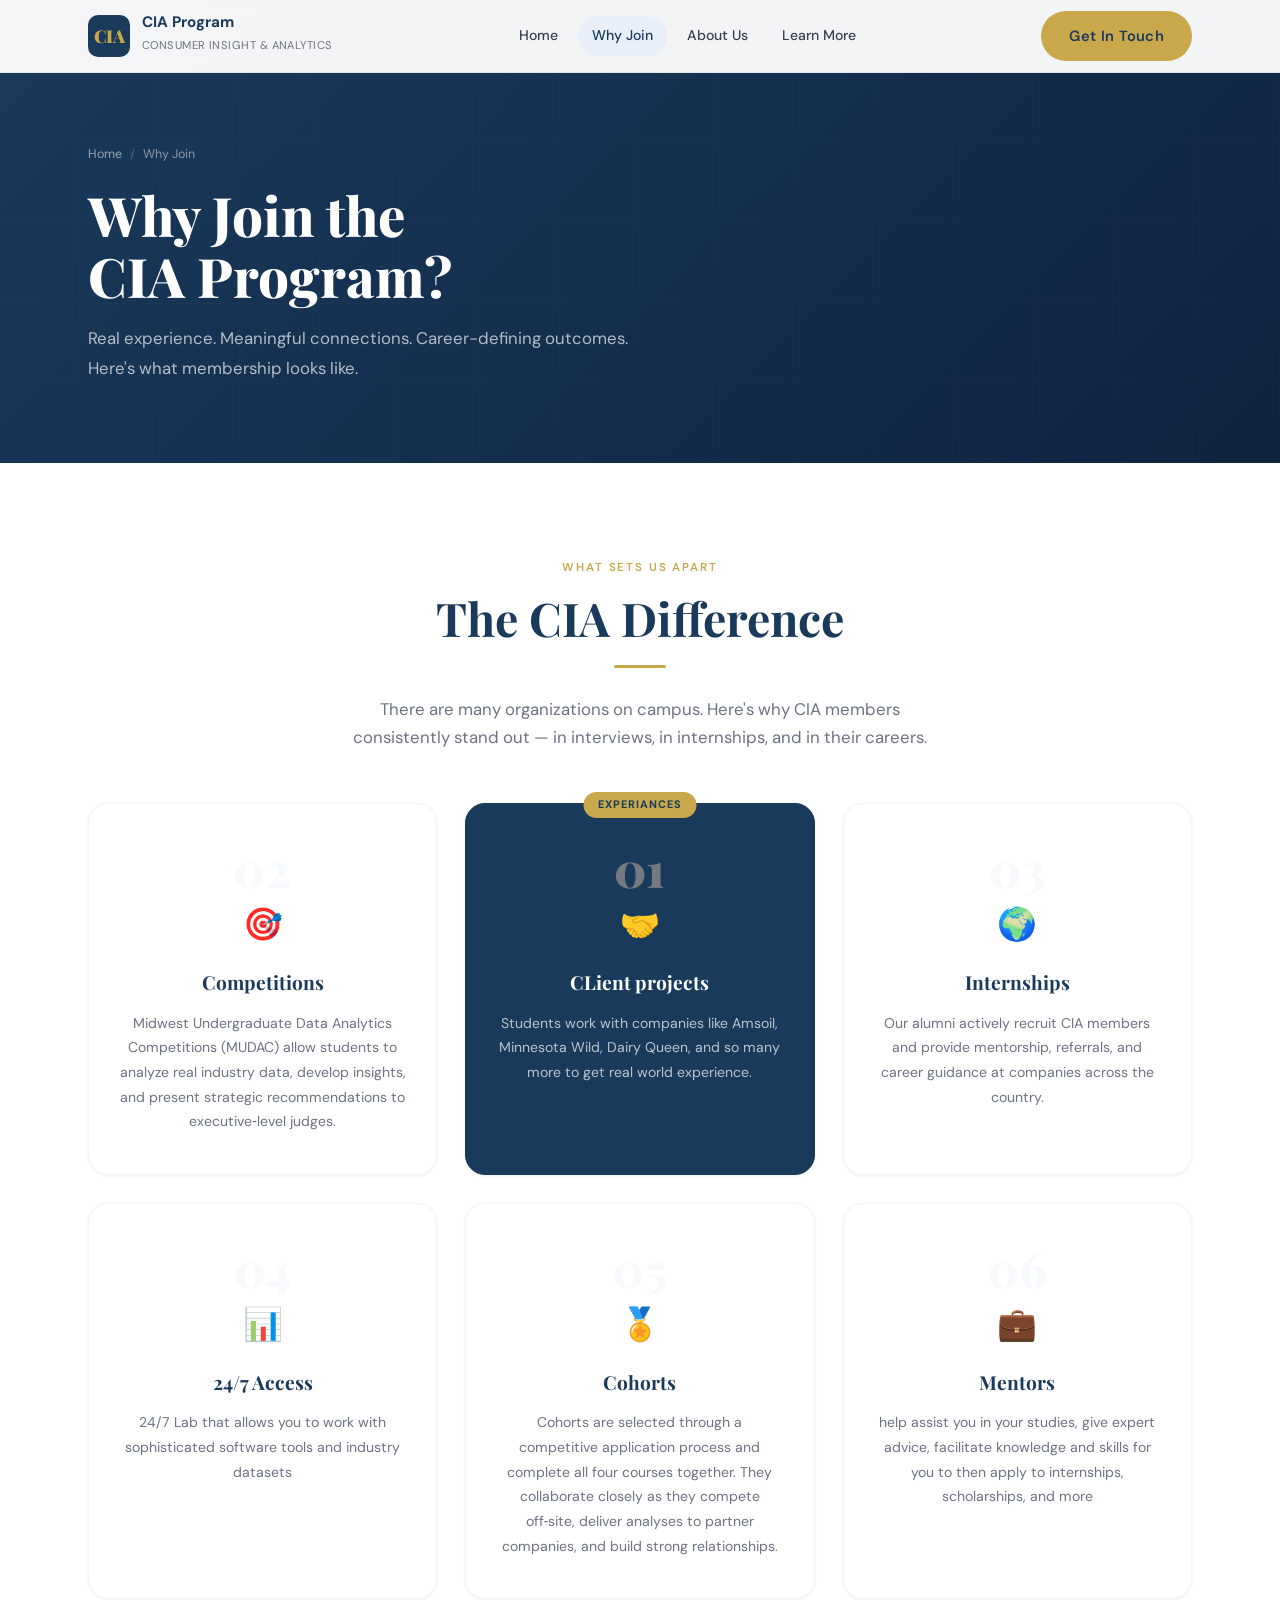
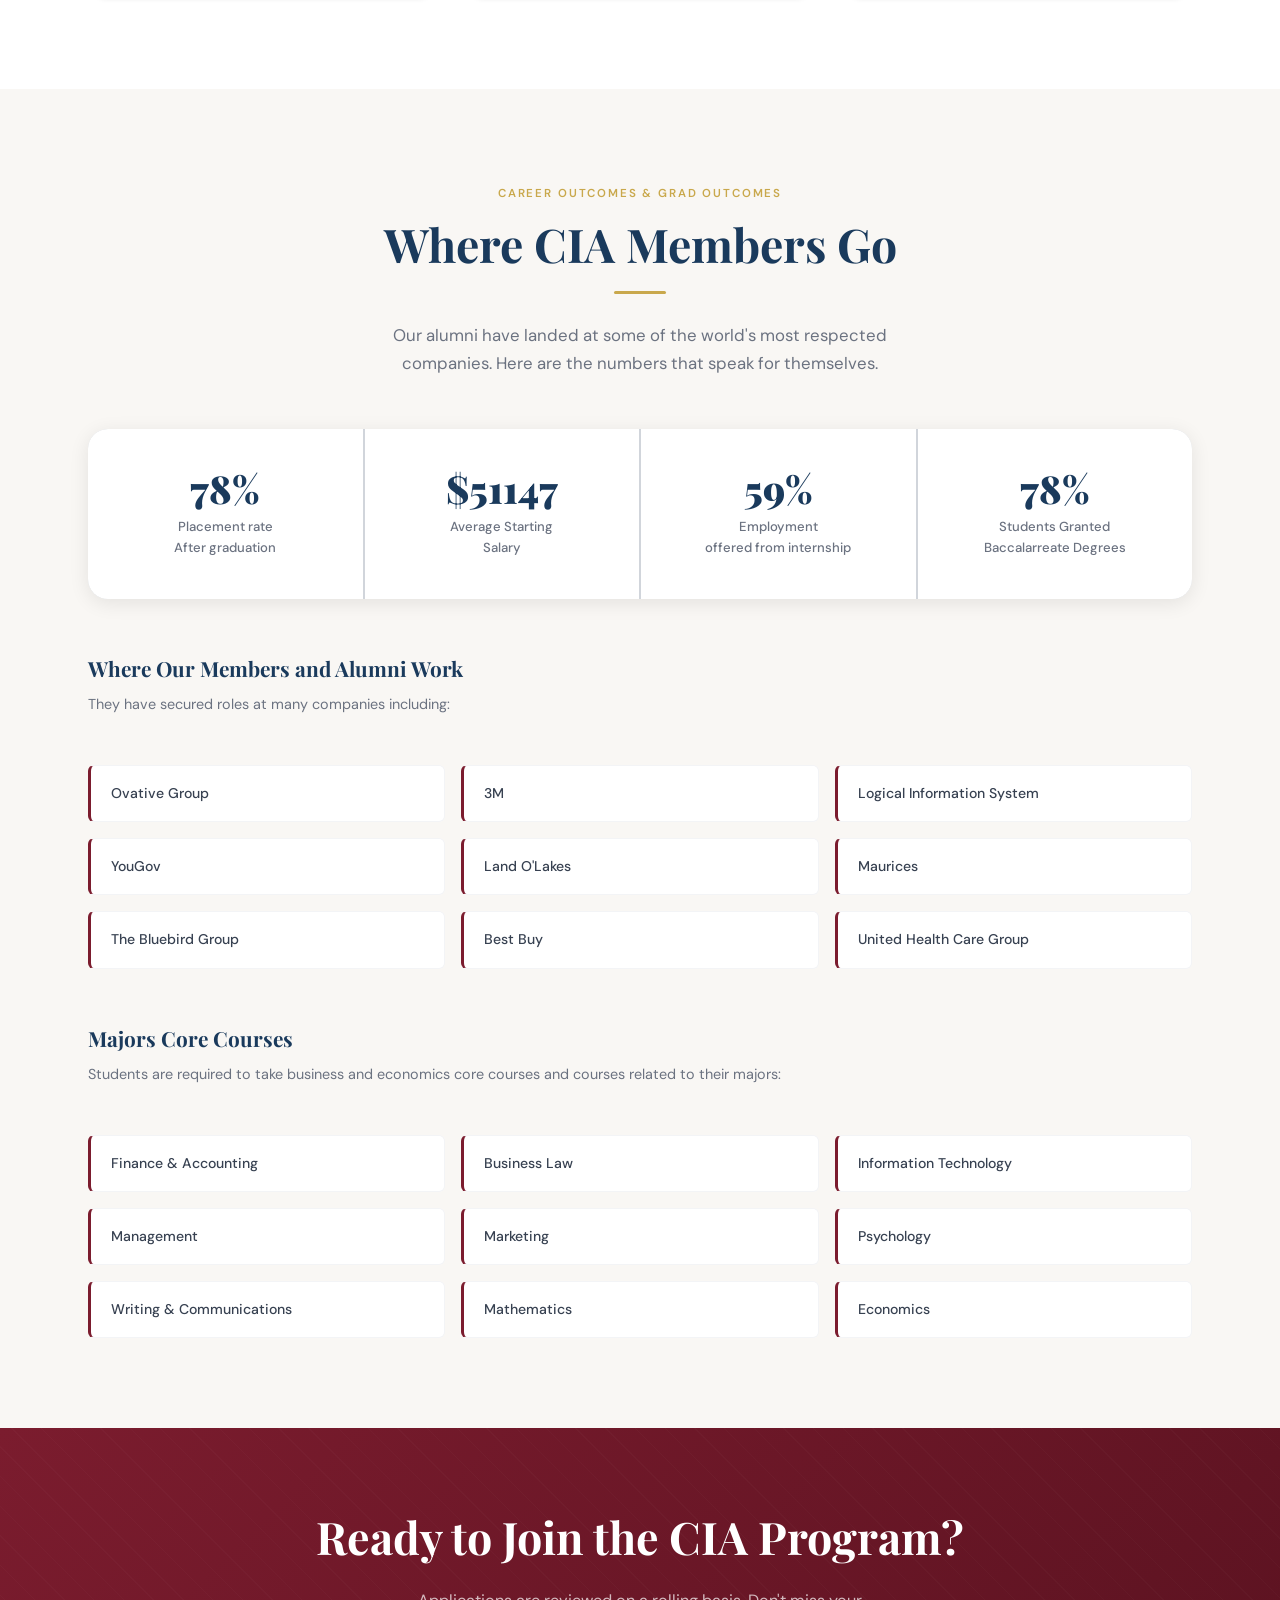
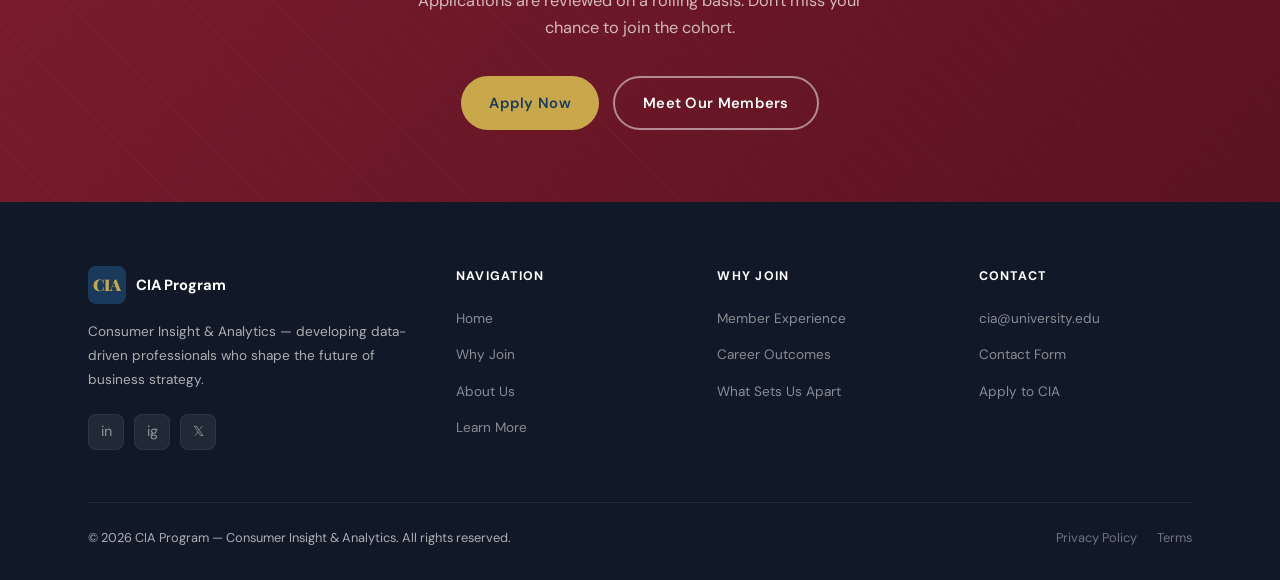
<file: CIA website template/why-join.html>
<!DOCTYPE html>
<html lang="en">
<head>
  <meta charset="UTF-8" />
  <meta name="viewport" content="width=device-width, initial-scale=1.0" />
  <title>Why Join — CIA Program</title>
  <meta name="description" content="Discover why top students choose the CIA Program — real experience, career outcomes, and what sets us apart." />
  <link rel="stylesheet" href="styles.css" />
</head>
<body>

  <!-- ==================== NAVBAR ==================== -->
   
  <nav class="navbar">
    <div class="navbar__inner">
      <a href="index.html" class="navbar__brand">
        <div class="navbar__logo"><span>CIA</span></div>
        <div class="navbar__brand-text">
          <strong>CIA Program</strong>
          <em>Consumer Insight & Analytics</em>
        </div>
      </a>
      <div class="navbar__links">
        <a href="index.html">Home</a>
        <a href="why-join.html" class="active">Why Join</a>
        <a href="about-us.html">About Us</a>
        <a href="learn-more.html">Learn More</a>
      </div>
      <div class="navbar__cta">
        <a href="learn-more.html" class="btn btn--primary">Get In Touch</a>
      </div>
      <button class="navbar__hamburger" aria-label="Open menu">
        <span></span><span></span><span></span>
      </button>
    </div>
  </nav>

  <!-- Mobile Menu -->
  <div class="mobile-menu">
    <button class="mobile-menu__close">✕</button>
    <nav class="mobile-menu__links">
      <a href="index.html">Home <span class="arrow">→</span></a>
      <a href="why-join.html">Why Join <span class="arrow">→</span></a>
      <a href="about-us.html">About Us <span class="arrow">→</span></a>
      <a href="learn-more.html">Learn More <span class="arrow">→</span></a>
    </nav>
    <a href="learn-more.html" class="btn btn--primary" style="justify-content:center;margin-top:24px;">Get In Touch</a>
  </div>

  <!-- ==================== PAGE HERO ==================== -->
  <section class="page-hero">
    <div class="page-hero__bg"></div>
    <div class="container page-hero__content">
      <div class="page-hero__breadcrumb">
        <a href="index.html">Home</a>
        <span class="sep">/</span>
        <span>Why Join</span>
      </div>
      <h1 class="page-hero__title anim-fade-up">Why Join the<br>CIA Program?</h1>
      <p class="page-hero__subtitle anim-fade-up delay-2">
        Real experience. Meaningful connections. Career-defining outcomes. Here's what membership looks like.
      </p>
    </div>
  </section>

  <!-- ==================== EXPERIENCE ==================== -->
  <section class="section" id="differentiators">
    <div class="container">
      <div class="text-center">
        <span class="section-label">What Sets Us Apart</span>
        <h2 class="section-title">The CIA Difference</h2>
        <div class="divider-gold"></div>
        <p class="section-subtitle">
          There are many organizations on campus. Here's why CIA members consistently stand out — in interviews, in internships, and in their careers.
        </p>
      </div>

      <div class="diff-grid">
        <!-- ✏️ EDIT: Update these to reflect your unique differentiators -->
        <div class="diff-card reveal">
          <div class="diff-card__number">02</div>
          <div class="diff-card__icon">🎯</div>
          <div class="diff-card__title">Competitions</div>
          <p class="diff-card__desc">Midwest Undergraduate Data Analytics Competitions (MUDAC)
             allow students to analyze real industry data, develop insights, and present strategic recommendations to 
            executive‑level judges.</p>
        </div>

        <div class="diff-card diff-card--featured reveal">
          <div class="diff-badge">Experiances</div>
          <div class="diff-card__number">01</div>
          <div class="diff-card__icon">🤝</div>
          <div class="diff-card__title">CLient projects  </div>
          <p class="diff-card__desc">Students work with companies like Amsoil, Minnesota Wild, Dairy Queen, and so many more to get real world experience.</p>
        </div>

        <div class="diff-card reveal">
          <div class="diff-card__number">03</div>
          <div class="diff-card__icon">🌍</div>
          <div class="diff-card__title">Internships</div>
          <p class="diff-card__desc">Our alumni actively recruit CIA members and provide mentorship, referrals, and career guidance at companies across the country.</p>
        </div>

        <div class="diff-card reveal">
          <div class="diff-card__number">04</div>
          <div class="diff-card__icon">📊</div>
          <div class="diff-card__title">24/7 Access</div>
          <p class="diff-card__desc">24/7 Lab that allows you to work with sophisticated software tools and industry datasets</p>
        </div>

        <div class="diff-card reveal">
          <div class="diff-card__number">05</div>
          <div class="diff-card__icon">🏅</div>
          <div class="diff-card__title">Cohorts</div>
          <p class="diff-card__desc"> Cohorts are selected through a competitive application process and complete all four courses together. They collaborate closely as they compete off‑site, 
            deliver analyses to partner companies, and build strong relationships.</p>
        </div>

        <div class="diff-card reveal">
          <div class="diff-card__number">06</div>
          <div class="diff-card__icon">💼</div>
          <div class="diff-card__title">Mentors</div>
          <p class="diff-card__desc">help assist you in your studies, give expert advice, facilitate knowledge and skills for you to then apply to internships, scholarships, and more
          </p>
        </div>
        <!-- ✏️ END EDIT -->
      </div>
    </div>
  </section>

  <!-- ==================== OUTCOMES ==================== -->
  <section class="section section--alt" id="careers">
    <div class="container">
      <div class="text-center">
        <span class="section-label">Career Outcomes & Grad Outcomes</span>
        <h2 class="section-title">Where CIA Members Go</h2>
        <div class="divider-gold"></div>
        <p class="section-subtitle">
          Our alumni have landed at some of the world's most respected companies. Here are the numbers that speak for themselves.
        </p>
      </div>

      <!-- Stat Grid -->

      <div class="outcomes-grid reveal">
        <!-- ✏️ EDIT: Update these numbers to reflect real program data -->
        <div class="outcome-cell">
          <span class="outcome-cell__value" data-target="100" data-suffix="%">—</span>
          <p class="outcome-cell__label">Placement rate<br>After graduation</p>
        </div>
        <div class="outcome-cell">
          <span class="outcome-cell__value" data-target="65211" data-prefix="$">—</span>
          <p class="outcome-cell__label">Average Starting<br>Salary</p>
        </div>
        <div class="outcome-cell">
          <span class="outcome-cell__value" data-target="75" data-suffix="%">—</span>
          <p class="outcome-cell__label">Employment<br>offered from internship</p>
        </div>
        <div class="outcome-cell">
          <span class="outcome-cell__value" data-target="100" data-suffix="%">—</span>
          <p class="outcome-cell__label">Students Granted<br>Baccalarreate Degrees</p>
        </div>
        <!-- ✏️ END EDIT -->
      </div>
        
      <!-- Career Paths -->
       <section>
          <div>
      
       
          <h3 style="font-family:var(--font-display);font-size:1.3rem;color:var(--blue);margin-top:52px;margin-bottom:8px;font-weight:700;">
        Where Our Members and Alumni Work
          </h3>
         <p style="color:var(--gray-500);font-size:0.9rem;margin-bottom:0;">
        They have secured roles at many companies including:
        </p>

      <div class="career-list reveal">
        <!-- ✏️ EDIT: Add real companies/roles where your alumni have placed -->
        <div class="career-pill">Ovative Group</div>
        <div class="career-pill">3M</div>
        <div class="career-pill">Logical Information System</div>
        <div class="career-pill">YouGov</div>
        <div class="career-pill">Land O'Lakes</div>
        <div class="career-pill">Maurices</div>
        <div class="career-pill">The Bluebird Group</div>
        <div class="career-pill">Best Buy</div>
        <div class="career-pill">United Health Care Group</div>
        <!-- ✏️ END EDIT -->
      </div>

    </div>
  </section>
<!-------Major core courses -->
<section>
    <div>
      
        <h3 style="font-family:var(--font-display);font-size:1.3rem;color:var(--blue);margin-top:52px;margin-bottom:8px;font-weight:700;">
        Majors Core Courses
        </h3>

         <p style="color:var(--gray-500);font-size:0.9rem;margin-bottom:0;">
        Students are required to take business and economics core courses and courses related to their majors:
          </p>

      <div class="career-list reveal">
        <!-- ✏️ EDIT: Add real companies/roles where your alumni have placed -->
        <div class="career-pill">Finance & Accounting</div>
        <div class="career-pill">Business Law</div>
        <div class="career-pill">Information Technology</div>
        <div class="career-pill">Management</div>
        <div class="career-pill">Marketing</div>
        <div class="career-pill">Psychology</div>
        <div class="career-pill">Writing & Communications</div>
        <div class="career-pill">Mathematics</div>
        <div class="career-pill">Economics</div>
        <!-- ✏️ END EDIT -->
      </div>
    </section>
    
    </div>
  </section>

  <!-- ==================== DIFFERENTIATORS ==================== -->
  

  <!-- ==================== CTA ==================== -->
  <section class="cta-banner">
    <div class="container cta-banner__inner">
      <h2 class="cta-banner__title">Ready to Join the CIA Program?</h2>
      <p class="cta-banner__desc">Applications are reviewed on a rolling basis. Don't miss your chance to join the cohort.</p>
      <div class="cta-banner__buttons">
        <a href="learn-more.html" class="btn btn--primary">Apply Now</a>
        <a href="about-us.html" class="btn btn--outline">Meet Our Members</a>
      </div>
    </div>
  </section>

  <!-- ==================== FOOTER ==================== -->
  <footer>
    <div class="container">
      <div class="footer__grid">
        <div class="footer__brand">
          <div class="footer__brand-logo">
            <div class="footer__logo-box"><span>CIA</span></div>
            <span class="footer__brand-name">CIA Program</span>
          </div>
          <p class="footer__desc">Consumer Insight & Analytics — developing data-driven professionals who shape the future of business strategy.</p>
          <div class="footer__social">
            <a href="#" class="footer__social-link" aria-label="LinkedIn">in</a>
            <a href="#" class="footer__social-link" aria-label="Instagram">ig</a>
            <a href="#" class="footer__social-link" aria-label="Twitter/X">𝕏</a>
          </div>
        </div>
        <div>
          <p class="footer__col-title">Navigation</p>
          <ul class="footer__links">
            <li><a href="index.html">Home</a></li>
            <li><a href="why-join.html">Why Join</a></li>
            <li><a href="about-us.html">About Us</a></li>
            <li><a href="learn-more.html">Learn More</a></li>
          </ul>
        </div>
        <div>
          <p class="footer__col-title">Why Join</p>
          <ul class="footer__links">
            <li><a href="#experience">Member Experience</a></li>
            <li><a href="#careers">Career Outcomes</a></li>
            <li><a href="#differentiators">What Sets Us Apart</a></li>
          </ul>
        </div>
        <div>
          <p class="footer__col-title">Contact</p>
          <ul class="footer__links">
            <li><a href="mailto:cia@university.edu">cia@university.edu</a></li>
            <li><a href="learn-more.html">Contact Form</a></li>
            <li><a href="#">Apply to CIA</a></li>
          </ul>
        </div>
      </div>
      <div class="footer__bottom">
        <p>© <span id="year"></span> CIA Program — Consumer Insight & Analytics. All rights reserved.</p>
        <div class="footer__bottom-links">
          <a href="#">Privacy Policy</a>
          <a href="#">Terms</a>
        </div>
      </div>
    </div>
  </footer>

  <script src="main.js"></script>
  <script>document.getElementById('year').textContent = new Date().getFullYear();</script>
</body>
</html>
</file>
<file: CIA website template/styles.css>
/* ============================================
   CIA PROGRAM — CONSUMER INSIGHT & ANALYTICS
   styles.css
   ============================================ */

@import url('https://fonts.googleapis.com/css2?family=Playfair+Display:wght@400;600;700;900&family=DM+Sans:wght@300;400;500;600&display=swap');

/* --- CSS Variables --- */
:root {
  --blue:       #1A3A5C;
  --blue-mid:   #2155A3;
  --blue-light: #E8EFF8;
  --gold:       #C9A84C;
  --gold-light: #F5E9C8;
  --gold-pale:  #FDF8EC;
  --maroon:     #7B1C2E;
  --maroon-light: #F5E6E9;
  --white:      #FFFFFF;
  --off-white:  #F9F7F4;
  --gray-100:   #F3F4F6;
  --gray-300:   #D1D5DB;
  --gray-500:   #6B7280;
  --gray-700:   #374151;
  --gray-900:   #111827;

  --font-display: 'Playfair Display', Georgia, serif;
  --font-body:    'DM Sans', sans-serif;

  --shadow-sm: 0 1px 4px rgba(0,0,0,0.06);
  --shadow-md: 0 4px 20px rgba(0,0,0,0.09);
  --shadow-lg: 0 12px 40px rgba(0,0,0,0.12);

  --radius-sm: 6px;
  --radius-md: 12px;
  --radius-lg: 20px;
  --radius-xl: 32px;

  --transition: 0.28s cubic-bezier(0.4, 0, 0.2, 1);
}

/* --- Reset & Base --- */
*, *::before, *::after { box-sizing: border-box; margin: 0; padding: 0; }

html { scroll-behavior: smooth; font-size: 16px; }

body {
  font-family: var(--font-body);
  color: var(--gray-900);
  background: var(--white);
  line-height: 1.65;
  -webkit-font-smoothing: antialiased;
}

img { max-width: 100%; display: block; }
a  { text-decoration: none; color: inherit; }
ul { list-style: none; }

/* --- Utility --- */
.container {
  max-width: 1160px;
  margin: 0 auto;
  padding: 0 28px;
}

.section { padding: 90px 0; }
.section--alt { background: var(--off-white); }
.section--blue { background: var(--blue); color: var(--white); }
.section--gold-pale { background: var(--gold-pale); }

.section-label {
  display: inline-block;
  font-size: 0.72rem;
  font-weight: 600;
  letter-spacing: 0.16em;
  text-transform: uppercase;
  color: var(--gold);
  margin-bottom: 14px;
}
.section--blue .section-label { color: var(--gold); }

.section-title {
  font-family: var(--font-display);
  font-size: clamp(2rem, 4vw, 2.9rem);
  font-weight: 700;
  line-height: 1.2;
  color: var(--blue);
  margin-bottom: 18px;
}
.section--blue .section-title { color: var(--white); }

.section-subtitle {
  font-size: 1.05rem;
  color: var(--gray-500);
  max-width: 580px;
  margin-bottom: 52px;
}
.section--blue .section-subtitle { color: rgba(255,255,255,0.72); }

.text-center { text-align: center; }
.text-center .section-subtitle { margin-left: auto; margin-right: auto; }

.divider-gold {
  width: 52px; height: 3px;
  background: var(--gold);
  border-radius: 2px;
  margin: 18px 0 28px;
}
.text-center .divider-gold { margin-left: auto; margin-right: auto; }

/* --- Buttons --- */
.btn {
  display: inline-flex;
  align-items: center;
  gap: 8px;
  font-family: var(--font-body);
  font-size: 0.92rem;
  font-weight: 600;
  letter-spacing: 0.02em;
  padding: 13px 28px;
  border-radius: 50px;
  border: none;
  cursor: pointer;
  transition: var(--transition);
  white-space: nowrap;
}

.btn--primary {
  background: var(--gold);
  color: var(--blue);
}
.btn--primary:hover {
  background: #b8943e;
  transform: translateY(-2px);
  box-shadow: 0 6px 20px rgba(201,168,76,0.38);
}

.btn--outline {
  background: transparent;
  color: var(--white);
  border: 2px solid rgba(255,255,255,0.5);
}
.btn--outline:hover {
  background: rgba(255,255,255,0.12);
  border-color: var(--white);
  transform: translateY(-2px);
}

.btn--blue {
  background: var(--blue);
  color: var(--white);
}
.btn--blue:hover {
  background: var(--blue-mid);
  transform: translateY(-2px);
  box-shadow: 0 6px 20px rgba(26,58,92,0.3);
}

.btn--maroon {
  background: var(--maroon);
  color: var(--white);
}
.btn--maroon:hover {
  background: #9b2338;
  transform: translateY(-2px);
  box-shadow: 0 6px 20px rgba(123,28,46,0.3);
}

/* ============================================
   NAVIGATION
   ============================================ */
.navbar {
  position: fixed;
  top: 0; left: 0; right: 0;
  z-index: 1000;
  background: rgba(255,255,255,0.95);
  backdrop-filter: blur(12px);
  -webkit-backdrop-filter: blur(12px);
  border-bottom: 1px solid rgba(0,0,0,0.06);
  transition: var(--transition);
}

.navbar.scrolled {
  box-shadow: 0 2px 20px rgba(0,0,0,0.08);
}

.navbar__inner {
  display: flex;
  align-items: center;
  justify-content: space-between;
  height: 72px;
  max-width: 1160px;
  margin: 0 auto;
  padding: 0 28px;
}

.navbar__brand {
  display: flex;
  align-items: center;
  gap: 12px;
}

.navbar__logo {
  width: 42px; height: 42px;
  background: var(--blue);
  border-radius: 10px;
  display: flex;
  align-items: center;
  justify-content: center;
  flex-shrink: 0;
}

.navbar__logo span {
  font-family: var(--font-display);
  font-weight: 900;
  font-size: 1.1rem;
  color: var(--gold);
  letter-spacing: -0.02em;
}

.navbar__brand-text strong {
  display: block;
  font-size: 0.95rem;
  font-weight: 700;
  color: var(--blue);
  line-height: 1.1;
}

.navbar__brand-text em {
  font-style: normal;
  font-size: 0.7rem;
  font-weight: 400;
  color: var(--gray-500);
  letter-spacing: 0.04em;
  text-transform: uppercase;
}

.navbar__links {
  display: flex;
  align-items: center;
  gap: 6px;
}

.navbar__links a {
  font-size: 0.88rem;
  font-weight: 500;
  color: var(--gray-700);
  padding: 8px 14px;
  border-radius: 50px;
  transition: var(--transition);
}

.navbar__links a:hover,
.navbar__links a.active {
  color: var(--blue);
  background: var(--blue-light);
}

.navbar__cta {
  display: flex;
  align-items: center;
  gap: 10px;
}

.navbar__hamburger {
  display: none;
  flex-direction: column;
  gap: 5px;
  cursor: pointer;
  padding: 8px;
  border: none;
  background: none;
}

.navbar__hamburger span {
  display: block;
  width: 22px; height: 2px;
  background: var(--blue);
  border-radius: 2px;
  transition: var(--transition);
}

/* ============================================
   HERO
   ============================================ */
.hero {
  padding-top: 72px;
  min-height: 100vh;
  display: flex;
  align-items: center;
  position: relative;
  overflow: hidden;
  background: linear-gradient(135deg, var(--blue) 0%, #0f2340 60%, #1e1228 100%);
}

.hero__bg-pattern {
  position: absolute;
  inset: 0;
  pointer-events: none;
  opacity: 0.05;
  background-image:
    repeating-linear-gradient(0deg, transparent, transparent 79px, rgba(255,255,255,0.4) 80px),
    repeating-linear-gradient(90deg, transparent, transparent 79px, rgba(255,255,255,0.4) 80px);
}

.hero__glow {
  position: absolute;
  width: 600px; height: 600px;
  border-radius: 50%;
  pointer-events: none;
  top: -100px; right: -100px;
  background: radial-gradient(circle, rgba(201,168,76,0.18) 0%, transparent 70%);
}

.hero__glow-2 {
  position: absolute;
  width: 400px; height: 400px;
  border-radius: 50%;
  pointer-events: none;
  bottom: -80px; left: 10%;
  background: radial-gradient(circle, rgba(123,28,46,0.2) 0%, transparent 70%);
}

.hero__inner {
  position: relative;
  display: grid;
  grid-template-columns: 1fr 1fr;
  gap: 60px;
  align-items: center;
  max-width: 1160px;
  margin: 0 auto;
  padding: 80px 28px;
  width: 100%;
}

.hero__eyebrow {
  display: inline-flex;
  align-items: center;
  gap: 8px;
  background: rgba(201,168,76,0.15);
  border: 1px solid rgba(201,168,76,0.3);
  color: var(--gold);
  font-size: 0.72rem;
  font-weight: 600;
  letter-spacing: 0.15em;
  text-transform: uppercase;
  padding: 6px 14px;
  border-radius: 50px;
  margin-bottom: 24px;
}

.hero__title {
  font-family: var(--font-display);
  font-size: clamp(2.4rem, 5vw, 3.8rem);
  font-weight: 900;
  color: var(--white);
  line-height: 1.1;
  margin-bottom: 24px;
}

.hero__title em {
  font-style: italic;
  color: var(--gold);
}

.hero__description {
  font-size: 1.08rem;
  color: rgba(255,255,255,0.72);
  max-width: 480px;
  margin-bottom: 38px;
  line-height: 1.75;
}

.hero__cta {
  display: flex;
  gap: 14px;
  flex-wrap: wrap;
}

.hero__stats {
  display: grid;
  grid-template-columns: repeat(3, 1fr);
  gap: 14px;
  margin-top: 52px;
  padding-top: 36px;
  border-top: 1px solid rgba(255,255,255,0.1);
}

.hero__stat-value {
  font-family: var(--font-display);
  font-size: 2rem;
  font-weight: 700;
  color: var(--gold);
  display: block;
}

.hero__stat-label {
  font-size: 0.78rem;
  color: rgba(255,255,255,0.55);
  letter-spacing: 0.04em;
  margin-top: 2px;
}

.hero__visual {
  display: flex;
  flex-direction: column;
  gap: 16px;
}

.hero__card {
  background: rgba(255,255,255,0.06);
  border: 1px solid rgba(255,255,255,0.1);
  border-radius: var(--radius-lg);
  padding: 24px 28px;
  backdrop-filter: blur(8px);
  transition: var(--transition);
}

.hero__card:hover {
  background: rgba(255,255,255,0.1);
  transform: translateX(-6px);
}

.hero__card-icon {
  width: 40px; height: 40px;
  background: rgba(201,168,76,0.2);
  border-radius: 10px;
  display: flex;
  align-items: center;
  justify-content: center;
  font-size: 1.3rem;
  margin-bottom: 12px;
}

.hero__card-title {
  font-size: 0.92rem;
  font-weight: 600;
  color: var(--white);
  margin-bottom: 4px;
}

.hero__card-desc {
  font-size: 0.8rem;
  color: rgba(255,255,255,0.55);
}

/* ============================================
   OVERVIEW
   ============================================ */
.overview-grid {
  display: grid;
  grid-template-columns: 1.1fr 0.9fr;
  gap: 72px;
  align-items: center;
}

.overview-content p {
  font-size: 1.02rem;
  color: var(--gray-700);
  margin-bottom: 18px;
  line-height: 1.8;
}

/* Overview image placeholder */
.overview-visual {
  background: linear-gradient(135deg, var(--blue-light) 0%, var(--gold-light) 100%);
  border-radius: var(--radius-xl);
  min-height: 360px;
  position: relative;
  overflow: hidden;
  display: flex;
  align-items: center;
  justify-content: center;
  border: 1px solid var(--gray-300);
}

.overview-visual__placeholder {
  text-align: center;
  color: var(--blue);
  opacity: 0.4;
}

.overview-visual__placeholder span { font-size: 3rem; display: block; margin-bottom: 10px; }
.overview-visual__placeholder p { font-size: 0.85rem; font-weight: 500; }

/* ============================================
   WHAT THEY DO
   ============================================ */
.what-we-do-grid {
  display: grid;
  grid-template-columns: repeat(3, 1fr);
  gap: 24px;
}

.wwd-card {
  background: var(--white);
  border: 1px solid var(--gray-100);
  border-radius: var(--radius-lg);
  padding: 36px 30px;
  transition: var(--transition);
  position: relative;
  overflow: hidden;
}

.wwd-card::before {
  content: '';
  position: absolute;
  top: 0; left: 0; right: 0;
  height: 3px;
  background: linear-gradient(90deg, var(--blue), var(--gold));
  opacity: 0;
  transition: var(--transition);
}

.wwd-card:hover {
  transform: translateY(-6px);
  box-shadow: var(--shadow-lg);
}

.wwd-card:hover::before { opacity: 1; }

.wwd-card__icon {
  width: 52px; height: 52px;
  background: var(--blue-light);
  border-radius: 12px;
  display: flex;
  align-items: center;
  justify-content: center;
  font-size: 1.5rem;
  margin-bottom: 20px;
}

.wwd-card__title {
  font-family: var(--font-display);
  font-size: 1.15rem;
  font-weight: 700;
  color: var(--blue);
  margin-bottom: 10px;
}

.wwd-card__desc {
  font-size: 0.9rem;
  color: var(--gray-500);
  line-height: 1.75;
}

/* ============================================
   PARTNERS
   ============================================ */
.partners-section {
  padding: 60px 0;
  border-top: 1px solid var(--gray-100);
  border-bottom: 1px solid var(--gray-100);
}

.partners-label {
  text-align: center;
  font-size: 0.75rem;
  font-weight: 600;
  letter-spacing: 0.14em;
  text-transform: uppercase;
  color: var(--gray-500);
  margin-bottom: 36px;
}

.partners-logos {
  display: flex;
  flex-wrap: wrap;
  justify-content: center;
  align-items: center;
  gap: 20px 40px;
}

.partner-logo {
  background: var(--gray-100);
  border-radius: var(--radius-md);
  padding: 18px 32px;
  min-width: 140px;
  text-align: center;
  font-weight: 600;
  font-size: 0.88rem;
  color: var(--gray-500);
  letter-spacing: 0.04em;
  border: 1px solid var(--gray-300);
  transition: var(--transition);
}

.partner-logo:hover {
  border-color: var(--blue);
  color: var(--blue);
  background: var(--blue-light);
  transform: translateY(-2px);
}

/* ============================================
   WHY JOIN — EXPERIENCE
   ============================================ */
.experience-list {
  display: grid;
  grid-template-columns: repeat(2, 1fr);
  gap: 20px;
  margin-top: 0;
}

.exp-item {
  display: flex;
  gap: 18px;
  background: var(--white);
  border: 1px solid var(--gray-100);
  border-radius: var(--radius-md);
  padding: 24px 22px;
  align-items: flex-start;
  transition: var(--transition);
}

.exp-item:hover {
  box-shadow: var(--shadow-md);
  border-color: rgba(33,85,163,0.2);
}

.exp-item__icon {
  width: 44px; height: 44px;
  border-radius: 10px;
  display: flex;
  align-items: center;
  justify-content: center;
  font-size: 1.25rem;
  flex-shrink: 0;
  background: var(--blue-light);
}

.exp-item__title {
  font-size: 0.96rem;
  font-weight: 600;
  color: var(--blue);
  margin-bottom: 5px;
}

.exp-item__desc {
  font-size: 0.85rem;
  color: var(--gray-500);
  line-height: 1.65;
}

/* ============================================
   CAREER / GRAD OUTCOMES
   ============================================ */
.outcomes-grid {
  display: grid;
  grid-template-columns: repeat(4, 1fr);
  gap: 2px;
  border-radius: var(--radius-lg);
  overflow: hidden;
  background: var(--gray-300);
  box-shadow: var(--shadow-md);
}

.outcome-cell {
  background: var(--white);
  padding: 40px 30px;
  text-align: center;
  transition: var(--transition);
}

.outcome-cell:hover { background: var(--blue-light); }

.outcome-cell__value {
  font-family: var(--font-display);
  font-size: 2.4rem;
  font-weight: 900;
  color: var(--blue);
  display: block;
  line-height: 1;
}

.outcome-cell__accent {
  color: var(--gold);
}

.outcome-cell__label {
  font-size: 0.82rem;
  color: var(--gray-500);
  margin-top: 8px;
  font-weight: 500;
}

.career-list {
  display: grid;
  grid-template-columns: repeat(3, 1fr);
  gap: 16px;
  margin-top: 48px;
}

.career-pill {
  background: var(--white);
  border: 1px solid var(--gray-100);
  border-left: 3px solid var(--maroon);
  border-radius: var(--radius-sm);
  padding: 16px 20px;
  font-size: 0.88rem;
  font-weight: 500;
  color: var(--gray-700);
  transition: var(--transition);
}

.career-pill:hover {
  background: var(--maroon-light);
  color: var(--maroon);
  border-left-color: var(--maroon);
  transform: translateX(4px);
}

/* ============================================
   DIFFERENTIATORS
   ============================================ */
.diff-grid {
  display: grid;
  grid-template-columns: repeat(3, 1fr);
  gap: 28px;
}

.diff-card {
  background: var(--white);
  border-radius: var(--radius-lg);
  padding: 40px 30px;
  text-align: center;
  box-shadow: var(--shadow-sm);
  border: 1px solid var(--gray-100);
  transition: var(--transition);
  position: relative;
}

.diff-card:hover {
  transform: translateY(-8px);
  box-shadow: var(--shadow-lg);
}

.diff-card--featured {
  background: var(--blue);
  border-color: var(--blue);
  color: var(--white);
}

.diff-card--featured .diff-card__title { color: var(--white); }
.diff-card--featured .diff-card__desc { color: rgba(255,255,255,0.7); }

.diff-badge {
  position: absolute;
  top: -12px; left: 50%; transform: translateX(-50%);
  background: var(--gold);
  color: var(--blue);
  font-size: 0.68rem;
  font-weight: 700;
  letter-spacing: 0.1em;
  text-transform: uppercase;
  padding: 4px 14px;
  border-radius: 50px;
}

.diff-card__number {
  font-family: var(--font-display);
  font-size: 3rem;
  font-weight: 900;
  color: var(--blue-light);
  opacity: 0.3;
  line-height: 1;
  margin-bottom: 6px;
}

.diff-card--featured .diff-card__number { color: rgba(131, 131, 136, 0.865); opacity: 1; }

.diff-card__icon {
  font-size: 2rem;
  margin-bottom: 16px;
}

.diff-card__title {
  font-family: var(--font-display);
  font-size: 1.2rem;
  font-weight: 700;
  color: var(--blue);
  margin-bottom: 12px;
}

.diff-card__desc {
  font-size: 0.88rem;
  color: var(--gray-500);
  line-height: 1.75;
}

/* ============================================
   TESTIMONIALS
   ============================================ */
.testimonials-grid {
  display: grid;
  grid-template-columns: repeat(3, 1fr);
  gap: 24px;
}

.testimonial-card {
  background: var(--white);
  border-radius: var(--radius-lg);
  padding: 34px 30px;
  border: 1px solid var(--gray-100);
  box-shadow: var(--shadow-sm);
  transition: var(--transition);
  display: flex;
  flex-direction: column;
}

.testimonial-card:hover {
  transform: translateY(-4px);
  box-shadow: var(--shadow-lg);
}

.testimonial-card--featured {
  background: var(--blue);
  border-color: var(--blue);
}

.testimonial-card--featured .testimonial-text { color: rgba(255,255,255,0.85); }
.testimonial-card--featured .testimonial-name { color: var(--white); }
.testimonial-card--featured .testimonial-role { color: rgba(255,255,255,0.55); }
.testimonial-card--featured .quote-mark { color: rgba(255,255,255,0.15); }

.quote-mark {
  font-family: var(--font-display);
  font-size: 4.5rem;
  line-height: 1;
  color: var(--gold-light);
  margin-bottom: -20px;
}

.testimonial-text {
  font-size: 0.92rem;
  color: var(--gray-700);
  line-height: 1.8;
  margin-bottom: 24px;
  flex: 1;
}

.testimonial-footer {
  display: flex;
  align-items: center;
  gap: 14px;
}

.testimonial-avatar {
  width: 44px; height: 44px;
  border-radius: 50%;
  background: linear-gradient(135deg, var(--blue-light), var(--gold-light));
  display: flex;
  align-items: center;
  justify-content: center;
  font-weight: 700;
  font-size: 0.9rem;
  color: var(--blue);
  flex-shrink: 0;
  border: 2px solid var(--gray-300);
}

.testimonial-card--featured .testimonial-avatar {
  background: rgba(255,255,255,0.15);
  color: var(--white);
  border-color: rgba(255,255,255,0.2);
}

.testimonial-name {
  font-size: 0.9rem;
  font-weight: 600;
  color: var(--blue);
}

.testimonial-role {
  font-size: 0.78rem;
  color: var(--gray-500);
  margin-top: 2px;
}

/* ============================================
   STUDENT PROFILES
   ============================================ */
.profiles-grid {
  display: grid;
  grid-template-columns: repeat(4, 1fr);
  gap: 22px;
}

.profile-card {
  background: var(--white);
  border-radius: var(--radius-lg);
  overflow: hidden;
  border: 1px solid var(--gray-100);
  box-shadow: var(--shadow-sm);
  transition: var(--transition);
}

.profile-card:hover {
  transform: translateY(-6px);
  box-shadow: var(--shadow-lg);
}

.profile-card__img {
  height: 180px;
  background: linear-gradient(135deg, var(--blue) 0%, var(--blue-mid) 100%);
  display: flex;
  align-items: center;
  justify-content: center;
  font-size: 3rem;
  position: relative;
  overflow: hidden;
}

.profile-card__img::after {
  content: '';
  position: absolute;
  bottom: 0; left: 0; right: 0;
  height: 40%;
  background: linear-gradient(transparent, rgba(0,0,0,0.3));
}

.profile-card__body {
  padding: 20px 20px 24px;
}

.profile-card__name {
  font-family: var(--font-display);
  font-size: 1.05rem;
  font-weight: 700;
  color: var(--blue);
  margin-bottom: 4px;
}

.profile-card__role {
  font-size: 0.78rem;
  font-weight: 600;
  color: var(--gold);
  text-transform: uppercase;
  letter-spacing: 0.07em;
  margin-bottom: 10px;
}

.profile-card__bio {
  font-size: 0.83rem;
  color: var(--gray-500);
  line-height: 1.65;
  margin-bottom: 14px;
}

.profile-tag {
  display: inline-block;
  background: var(--blue-light);
  color: var(--blue);
  font-size: 0.72rem;
  font-weight: 600;
  padding: 3px 10px;
  border-radius: 50px;
  margin: 2px 2px 2px 0;
}

/* ============================================
   CONTACT FORM
   ============================================ */
.contact-grid {
  display: grid;
  grid-template-columns: 1fr 1.1fr;
  gap: 72px;
  align-items: start;
}

.contact-info__item {
  display: flex;
  gap: 16px;
  align-items: flex-start;
  margin-bottom: 28px;
}

.contact-info__icon {
  width: 44px; height: 44px;
  background: var(--blue);
  border-radius: 10px;
  display: flex;
  align-items: center;
  justify-content: center;
  font-size: 1.1rem;
  flex-shrink: 0;
}

.contact-info__label {
  font-size: 0.78rem;
  font-weight: 600;
  text-transform: uppercase;
  letter-spacing: 0.1em;
  color: var(--gray-500);
  margin-bottom: 3px;
}

.contact-info__value {
  font-size: 0.95rem;
  font-weight: 500;
  color: var(--blue);
}

.contact-info__value a {
  color: var(--blue-mid);
  transition: var(--transition);
}
.contact-info__value a:hover { color: var(--maroon); }

.links-section {
  margin-top: 40px;
  padding-top: 32px;
  border-top: 1px solid var(--gray-100);
}

.links-section h3 {
  font-family: var(--font-display);
  font-size: 1.05rem;
  font-weight: 700;
  color: var(--blue);
  margin-bottom: 16px;
}

.quick-links {
  display: flex;
  flex-direction: column;
  gap: 10px;
}

.quick-link {
  display: flex;
  align-items: center;
  gap: 10px;
  font-size: 0.9rem;
  font-weight: 500;
  color: var(--blue-mid);
  padding: 12px 16px;
  border: 1px solid var(--gray-100);
  border-radius: var(--radius-sm);
  transition: var(--transition);
  background: var(--white);
}

.quick-link:hover {
  background: var(--blue-light);
  border-color: rgba(33,85,163,0.2);
  transform: translateX(4px);
}

.quick-link span { flex: 1; }
.quick-link .arrow { color: var(--blue); font-size: 0.8rem; }

/* Form */
.contact-form {
  background: var(--white);
  border: 1px solid var(--gray-100);
  border-radius: var(--radius-xl);
  padding: 44px 40px;
  box-shadow: var(--shadow-md);
}

.form-group { margin-bottom: 20px; }

.form-row {
  display: grid;
  grid-template-columns: 1fr 1fr;
  gap: 16px;
}

.form-group label {
  display: block;
  font-size: 0.82rem;
  font-weight: 600;
  color: var(--blue);
  margin-bottom: 7px;
  letter-spacing: 0.02em;
}

.form-group input,
.form-group select,
.form-group textarea {
  width: 100%;
  font-family: var(--font-body);
  font-size: 0.92rem;
  color: var(--gray-900);
  background: var(--off-white);
  border: 1.5px solid var(--gray-300);
  border-radius: var(--radius-sm);
  padding: 12px 16px;
  outline: none;
  transition: var(--transition);
  appearance: none;
}

.form-group input:focus,
.form-group select:focus,
.form-group textarea:focus {
  border-color: var(--blue-mid);
  background: var(--white);
  box-shadow: 0 0 0 3px rgba(33,85,163,0.1);
}

.form-group textarea {
  resize: vertical;
  min-height: 110px;
}

.form-submit {
  width: 100%;
  justify-content: center;
  font-size: 0.95rem;
  padding: 15px;
  margin-top: 8px;
  letter-spacing: 0.03em;
}

/* ============================================
   PAGE HERO (inner pages)
   ============================================ */
.page-hero {
  padding-top: 72px;
  background: linear-gradient(135deg, var(--blue) 0%, #0f2340 100%);
  padding-bottom: 80px;
  padding-top: calc(72px + 72px);
  position: relative;
  overflow: hidden;
}

.page-hero__bg {
  position: absolute;
  inset: 0;
  background-image:
    repeating-linear-gradient(0deg, transparent, transparent 79px, rgba(255,255,255,0.03) 80px),
    repeating-linear-gradient(90deg, transparent, transparent 79px, rgba(255,255,255,0.03) 80px);
  pointer-events: none;
}

.page-hero__content { position: relative; }

.page-hero__breadcrumb {
  display: flex;
  align-items: center;
  gap: 8px;
  font-size: 0.78rem;
  color: rgba(255,255,255,0.5);
  margin-bottom: 20px;
}

.page-hero__breadcrumb a {
  color: rgba(255,255,255,0.55);
  transition: var(--transition);
}

.page-hero__breadcrumb a:hover { color: var(--gold); }
.page-hero__breadcrumb .sep { color: rgba(255,255,255,0.25); }

.page-hero__title {
  font-family: var(--font-display);
  font-size: clamp(2.2rem, 4.5vw, 3.4rem);
  font-weight: 800;
  color: var(--white);
  line-height: 1.12;
  margin-bottom: 18px;
}

.page-hero__subtitle {
  font-size: 1.05rem;
  color: rgba(255,255,255,0.68);
  max-width: 540px;
  line-height: 1.75;
}

/* ============================================
   CTA BANNER
   ============================================ */
.cta-banner {
  background: linear-gradient(135deg, var(--maroon) 0%, #5a1220 100%);
  padding: 72px 0;
  text-align: center;
  position: relative;
  overflow: hidden;
}

.cta-banner::before {
  content: '';
  position: absolute;
  inset: 0;
  background: repeating-linear-gradient(45deg, transparent, transparent 20px, rgba(255,255,255,0.02) 20px, rgba(255,255,255,0.02) 21px);
}

.cta-banner__inner { position: relative; }

.cta-banner__title {
  font-family: var(--font-display);
  font-size: clamp(1.9rem, 3.5vw, 2.8rem);
  font-weight: 700;
  color: var(--white);
  margin-bottom: 14px;
}

.cta-banner__desc {
  font-size: 1.02rem;
  color: rgba(255,255,255,0.7);
  margin-bottom: 34px;
  max-width: 480px;
  margin-left: auto;
  margin-right: auto;
}

.cta-banner__buttons {
  display: flex;
  justify-content: center;
  gap: 14px;
  flex-wrap: wrap;
}

/* ============================================
   FOOTER
   ============================================ */
footer {
  background: var(--gray-900);
  color: rgba(255,255,255,0.65);
  padding: 64px 0 32px;
}

.footer__grid {
  display: grid;
  grid-template-columns: 1.5fr 1fr 1fr 1fr;
  gap: 48px;
  margin-bottom: 52px;
}

.footer__brand { }

.footer__brand-logo {
  display: flex;
  align-items: center;
  gap: 10px;
  margin-bottom: 16px;
}

.footer__logo-box {
  width: 38px; height: 38px;
  background: var(--blue);
  border-radius: 8px;
  display: flex;
  align-items: center;
  justify-content: center;
}

.footer__logo-box span {
  font-family: var(--font-display);
  font-weight: 900;
  font-size: 1rem;
  color: var(--gold);
}

.footer__brand-name {
  font-size: 0.92rem;
  font-weight: 700;
  color: var(--white);
}

.footer__desc {
  font-size: 0.85rem;
  line-height: 1.75;
  margin-bottom: 22px;
}

.footer__social {
  display: flex;
  gap: 10px;
}

.footer__social-link {
  width: 36px; height: 36px;
  background: rgba(255,255,255,0.07);
  border-radius: 8px;
  display: flex;
  align-items: center;
  justify-content: center;
  font-size: 0.9rem;
  color: rgba(255,255,255,0.5);
  transition: var(--transition);
  border: 1px solid rgba(255,255,255,0.06);
}

.footer__social-link:hover {
  background: var(--blue);
  color: var(--white);
  border-color: var(--blue);
}

.footer__col-title {
  font-size: 0.78rem;
  font-weight: 700;
  text-transform: uppercase;
  letter-spacing: 0.1em;
  color: var(--white);
  margin-bottom: 18px;
}

.footer__links {
  display: flex;
  flex-direction: column;
  gap: 10px;
}

.footer__links a {
  font-size: 0.85rem;
  color: rgba(255,255,255,0.5);
  transition: var(--transition);
}

.footer__links a:hover { color: var(--gold); }

.footer__bottom {
  border-top: 1px solid rgba(255,255,255,0.07);
  padding-top: 24px;
  display: flex;
  justify-content: space-between;
  align-items: center;
  flex-wrap: wrap;
  gap: 12px;
}

.footer__bottom p { font-size: 0.8rem; }

.footer__bottom-links {
  display: flex;
  gap: 20px;
}

.footer__bottom-links a {
  font-size: 0.8rem;
  color: rgba(255,255,255,0.4);
  transition: var(--transition);
}

.footer__bottom-links a:hover { color: var(--white); }

/* ============================================
   ANIMATIONS
   ============================================ */
@keyframes fadeInUp {
  from { opacity: 0; transform: translateY(24px); }
  to   { opacity: 1; transform: translateY(0); }
}

@keyframes fadeIn {
  from { opacity: 0; }
  to   { opacity: 1; }
}

@keyframes slideInLeft {
  from { opacity: 0; transform: translateX(-24px); }
  to   { opacity: 1; transform: translateX(0); }
}

.anim-fade-up  { opacity: 0; animation: fadeInUp  0.65s ease forwards; }
.anim-fade-in  { opacity: 0; animation: fadeIn     0.65s ease forwards; }
.anim-slide-in { opacity: 0; animation: slideInLeft 0.65s ease forwards; }

.delay-1 { animation-delay: 0.1s; }
.delay-2 { animation-delay: 0.2s; }
.delay-3 { animation-delay: 0.3s; }
.delay-4 { animation-delay: 0.45s; }
.delay-5 { animation-delay: 0.6s; }

/* Scroll reveal */
.reveal {
  opacity: 0;
  transform: translateY(28px);
  transition: opacity 0.65s ease, transform 0.65s ease;
}

.reveal.revealed {
  opacity: 1;
  transform: translateY(0);
}

/* ============================================
   MOBILE NAV OVERLAY
   ============================================ */
.mobile-menu {
  display: none;
  position: fixed;
  inset: 0;
  background: var(--white);
  z-index: 999;
  padding: 88px 28px 40px;
  flex-direction: column;
}

.mobile-menu.open { display: flex; }

.mobile-menu__links {
  display: flex;
  flex-direction: column;
  gap: 6px;
  flex: 1;
}

.mobile-menu__links a {
  font-size: 1.3rem;
  font-weight: 600;
  color: var(--blue);
  padding: 14px 0;
  border-bottom: 1px solid var(--gray-100);
  display: flex;
  align-items: center;
  justify-content: space-between;
}

.mobile-menu__links a .arrow { color: var(--gold); }

.mobile-menu__close {
  position: absolute;
  top: 20px; right: 20px;
  width: 44px; height: 44px;
  border-radius: 50%;
  background: var(--gray-100);
  display: flex;
  align-items: center;
  justify-content: center;
  font-size: 1.1rem;
  cursor: pointer;
  border: none;
  color: var(--gray-700);
}

/* ============================================
   RESPONSIVE
   ============================================ */
@media (max-width: 1024px) {
  .outcomes-grid { grid-template-columns: repeat(2, 1fr); }
  .profiles-grid { grid-template-columns: repeat(2, 1fr); }
  .footer__grid  { grid-template-columns: 1fr 1fr; }
}

@media (max-width: 768px) {
  .section { padding: 64px 0; }

  .navbar__links { display: none; }
  .navbar__cta   { display: none; }
  .navbar__hamburger { display: flex; }

  .hero__inner { grid-template-columns: 1fr; gap: 40px; }
  .hero__visual { display: none; }
  .hero__stats  { grid-template-columns: repeat(3, 1fr); }

  .overview-grid { grid-template-columns: 1fr; }
  .overview-visual { min-height: 260px; }

  .what-we-do-grid { grid-template-columns: 1fr; }
  .experience-list { grid-template-columns: 1fr; }

  .outcomes-grid { grid-template-columns: repeat(2, 1fr); }
  .career-list   { grid-template-columns: 1fr 1fr; }
  .diff-grid     { grid-template-columns: 1fr; }

  .testimonials-grid { grid-template-columns: 1fr; }
  .profiles-grid     { grid-template-columns: 1fr 1fr; }

  .contact-grid { grid-template-columns: 1fr; }

  .footer__grid        { grid-template-columns: 1fr 1fr; }
  .footer__bottom      { flex-direction: column; text-align: center; }
  .footer__bottom-links { justify-content: center; }

  .form-row { grid-template-columns: 1fr; }
}

@media (max-width: 480px) {
  .hero__stats    { grid-template-columns: 1fr; }
  .outcomes-grid  { grid-template-columns: 1fr; }
  .career-list    { grid-template-columns: 1fr; }
  .profiles-grid  { grid-template-columns: 1fr; }
  .footer__grid   { grid-template-columns: 1fr; }
}

html, body {
  height: 100%;
}
</file>
